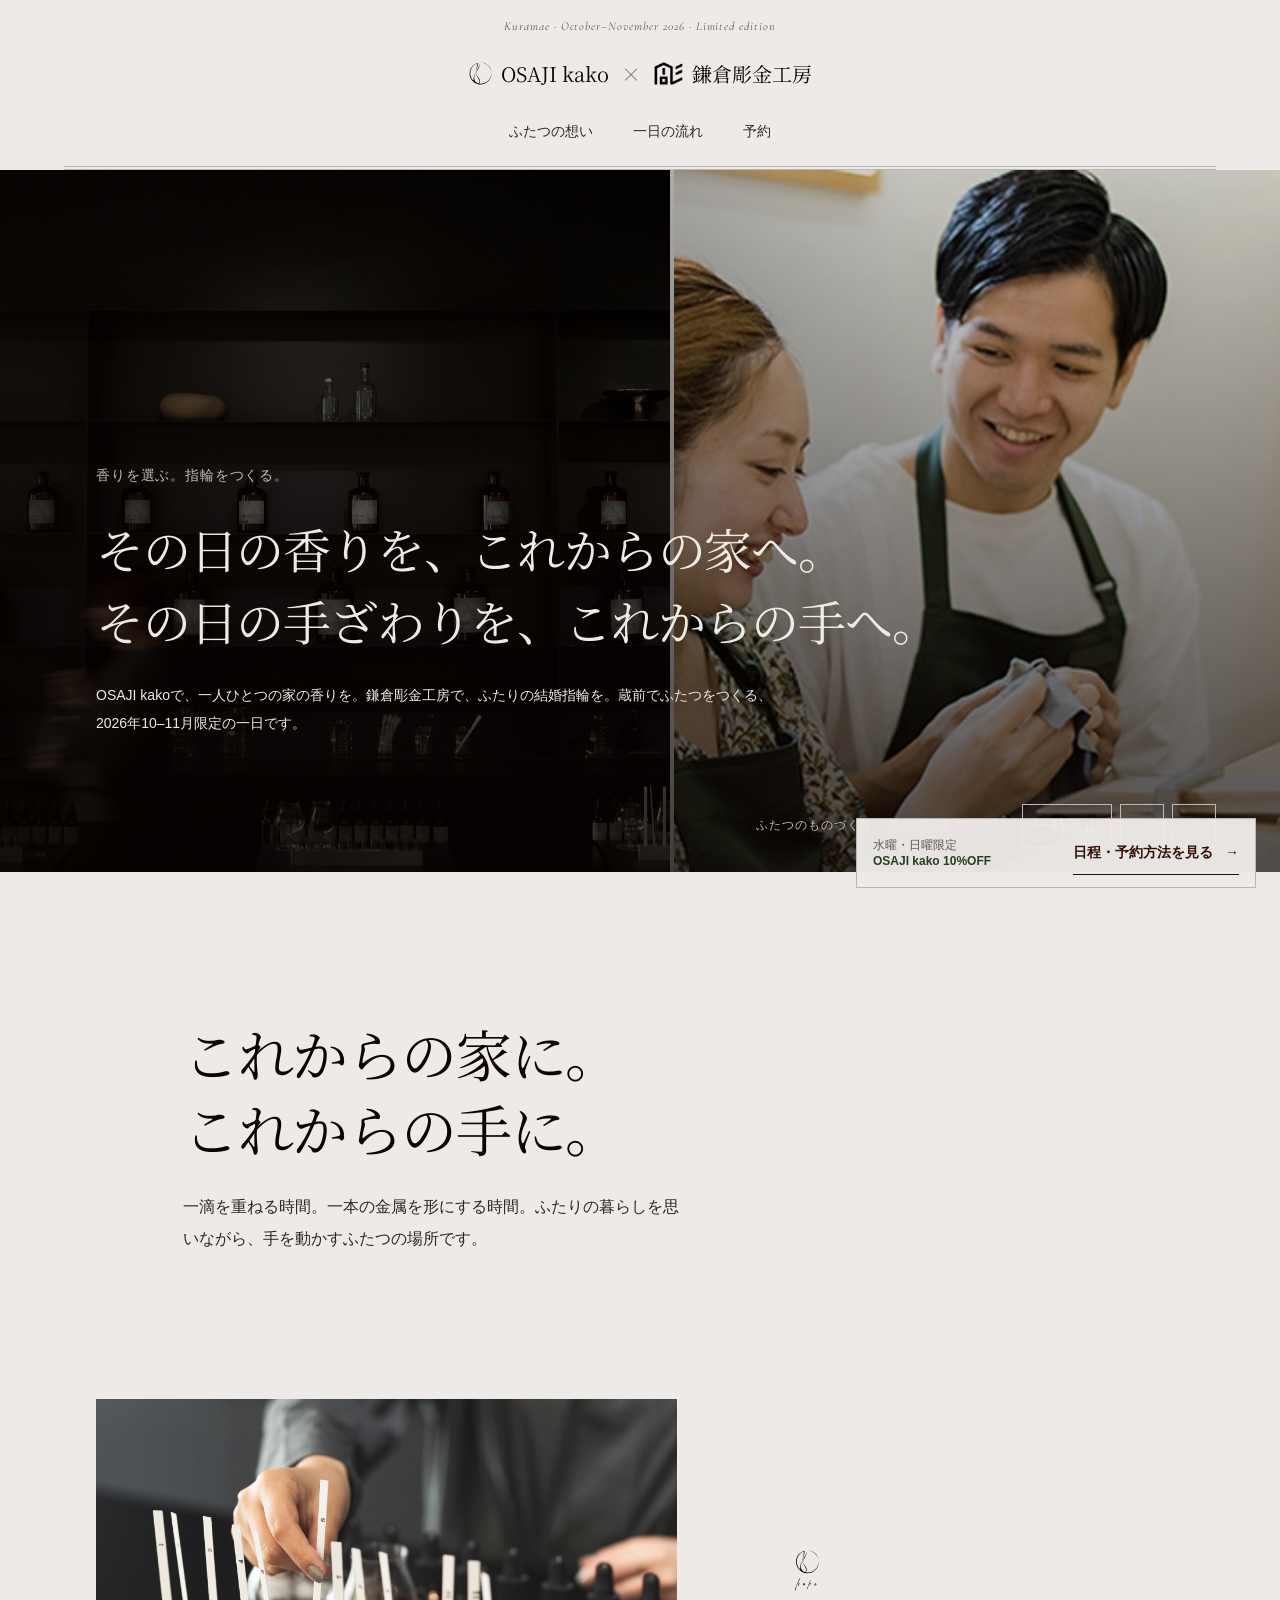
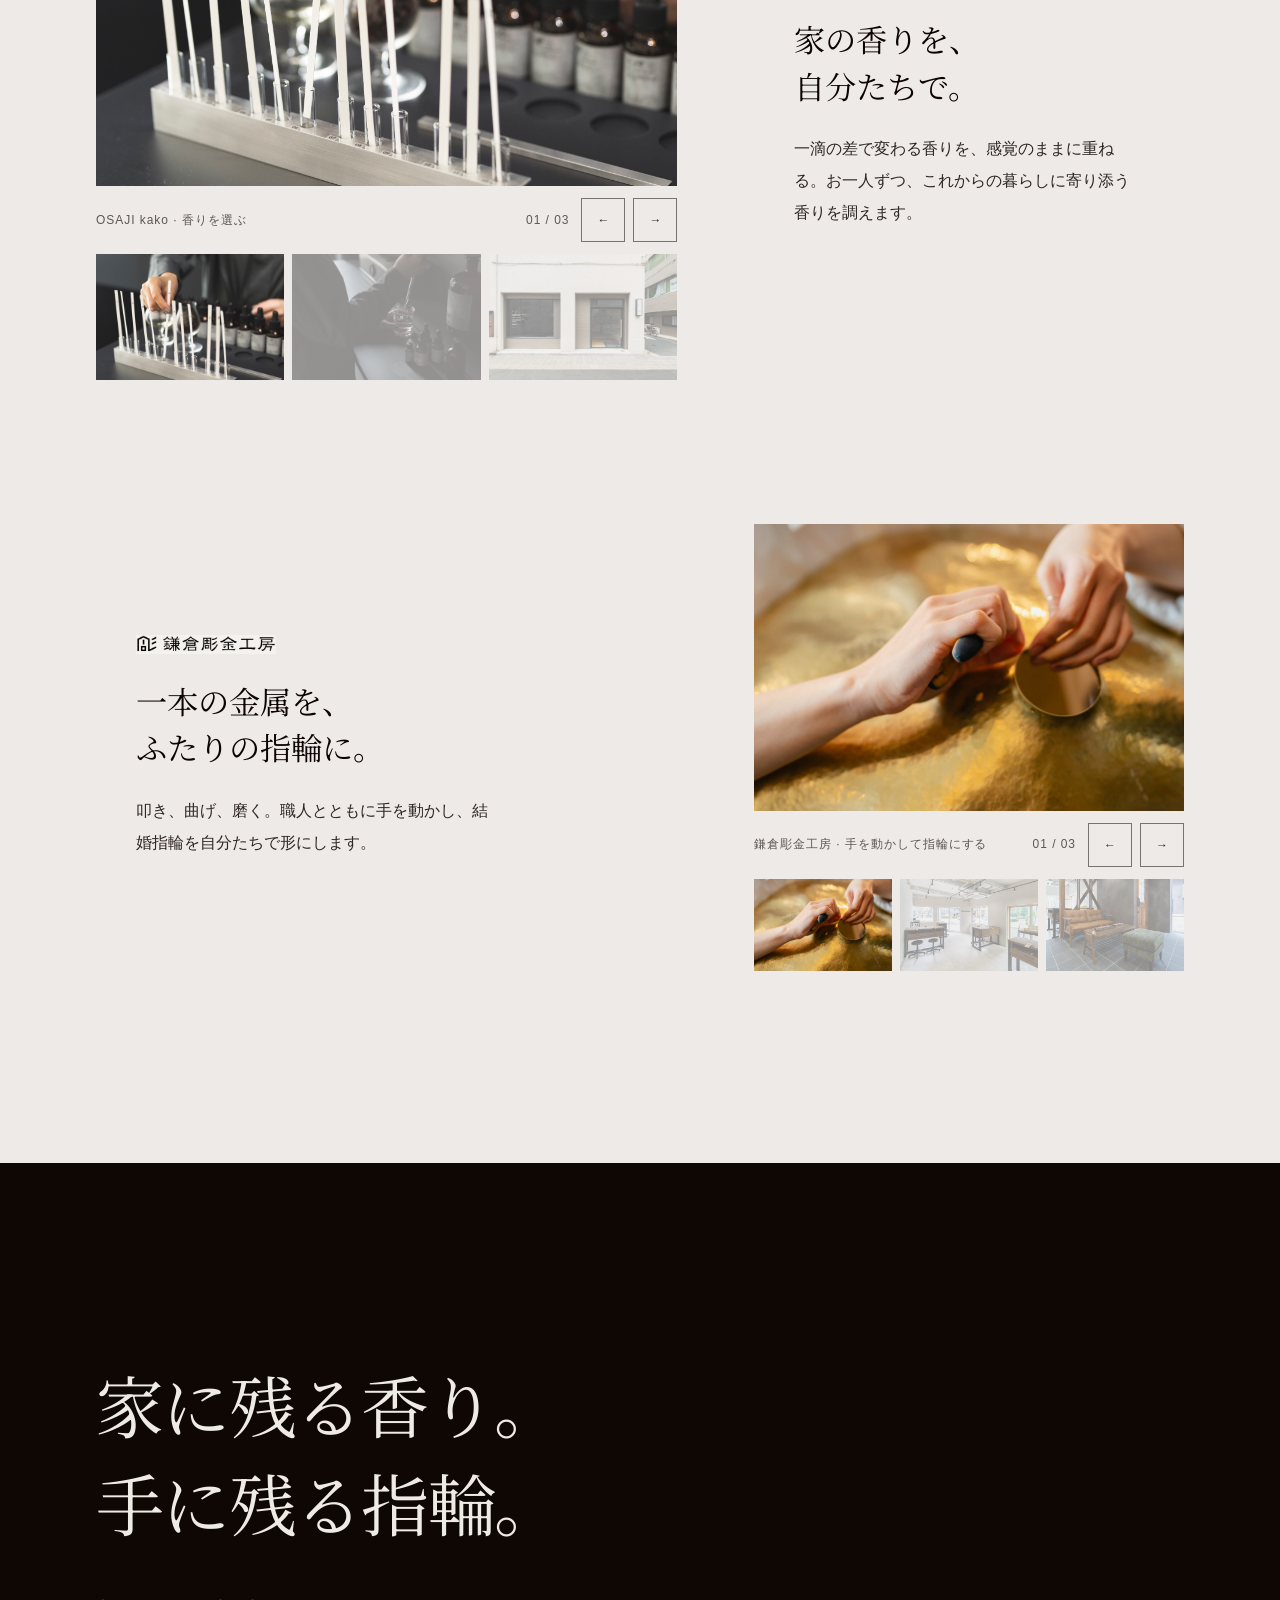
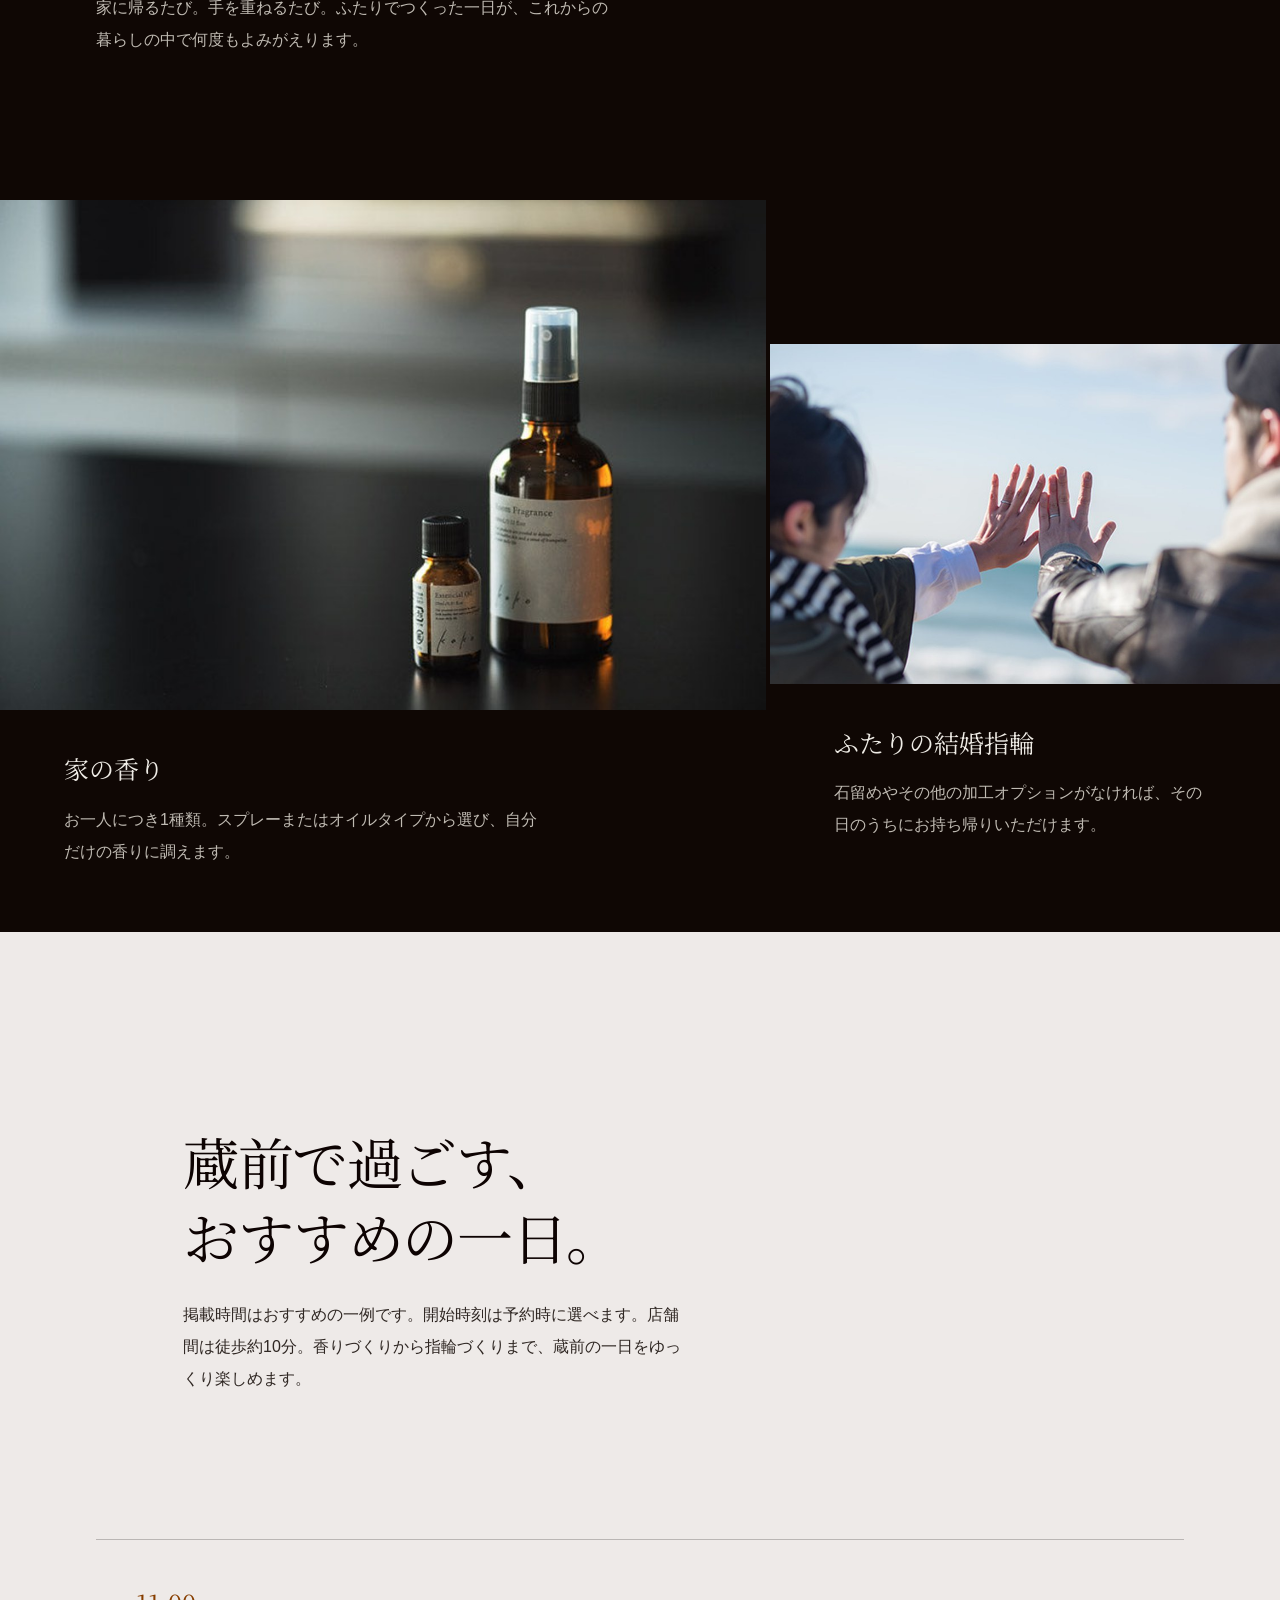
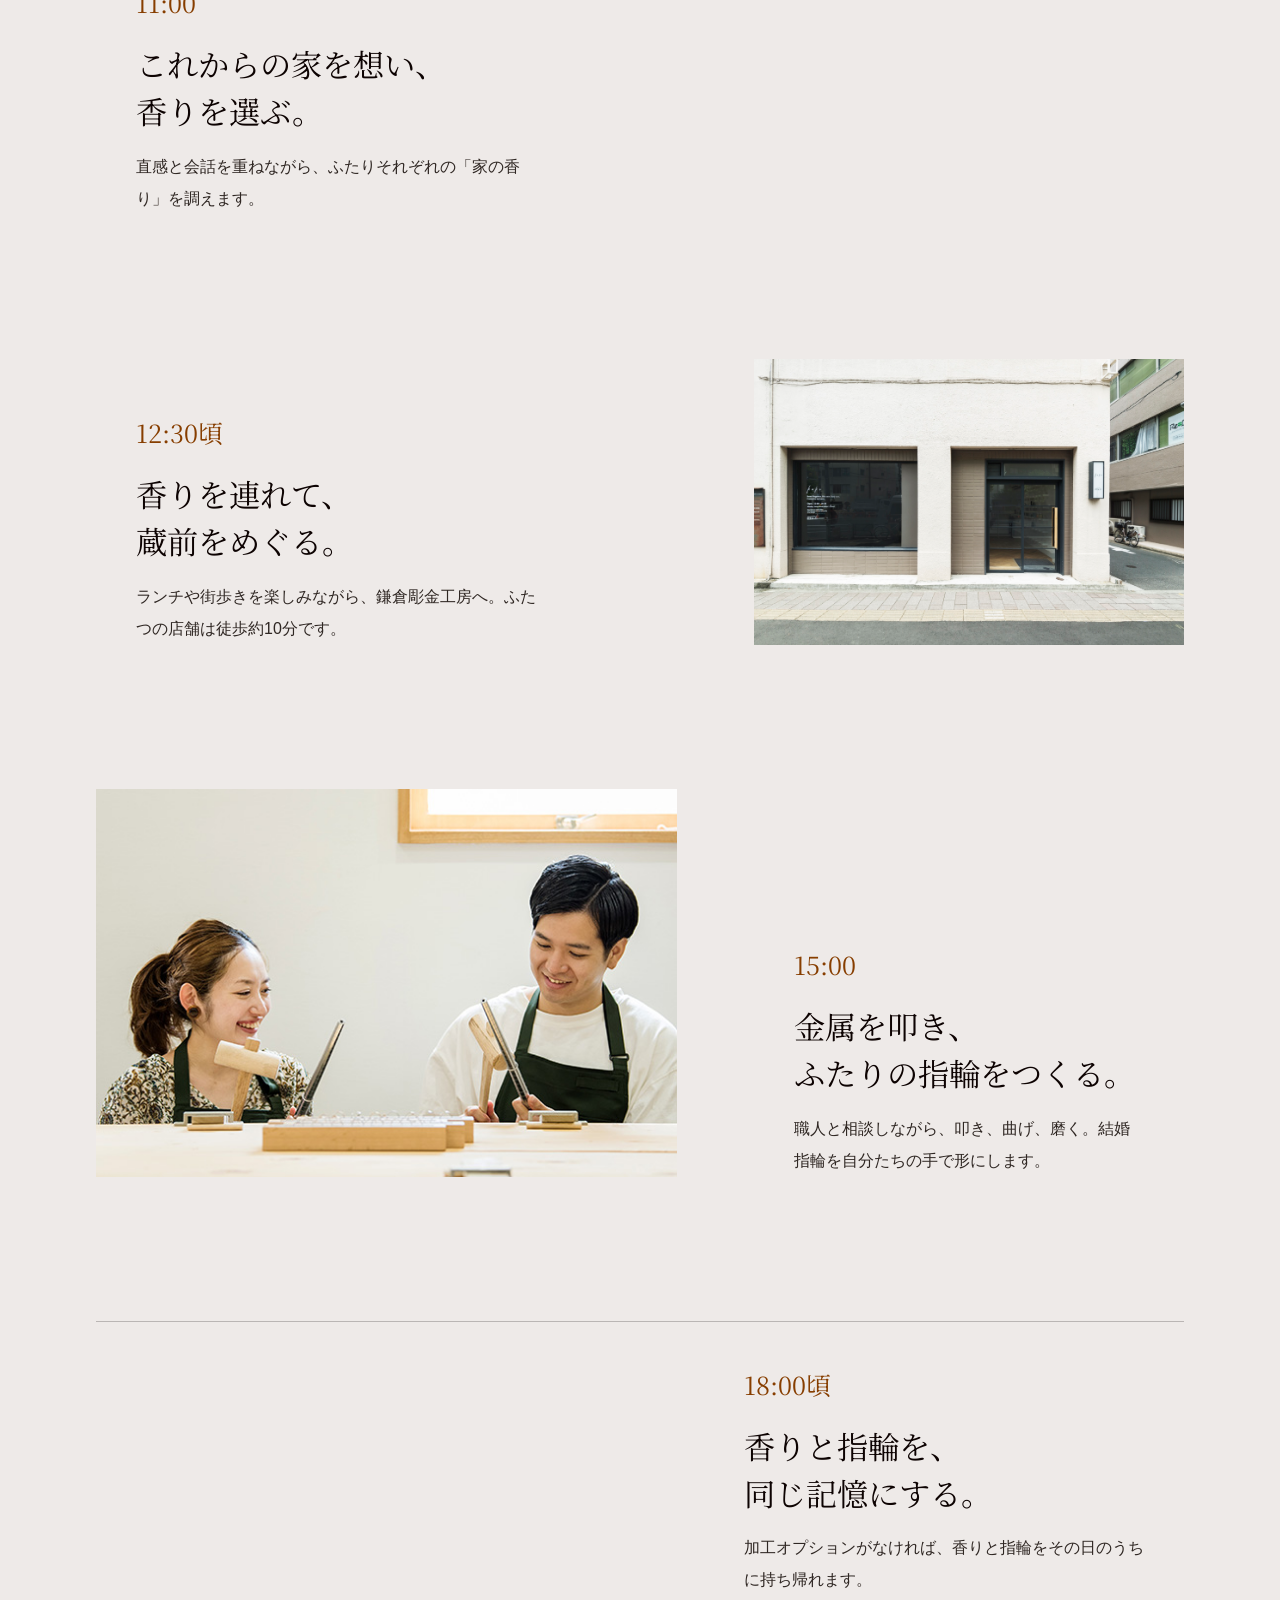
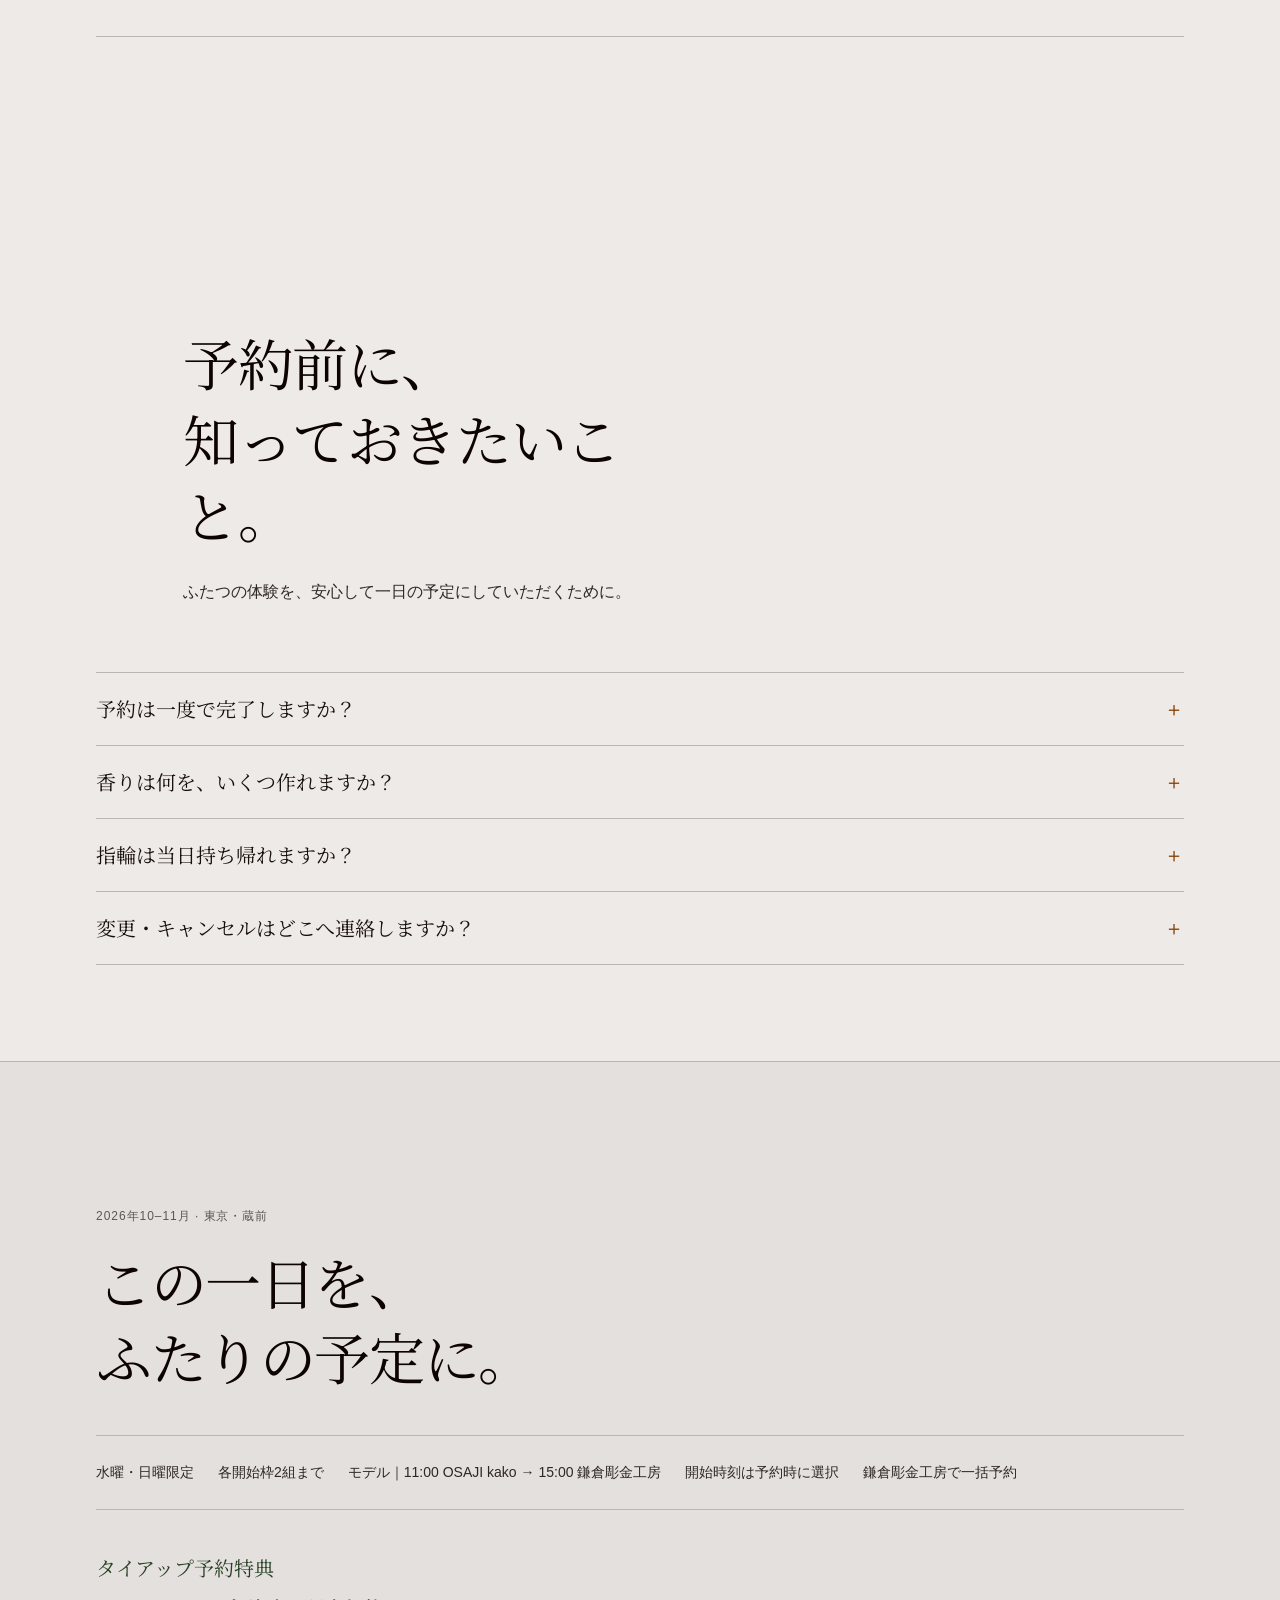
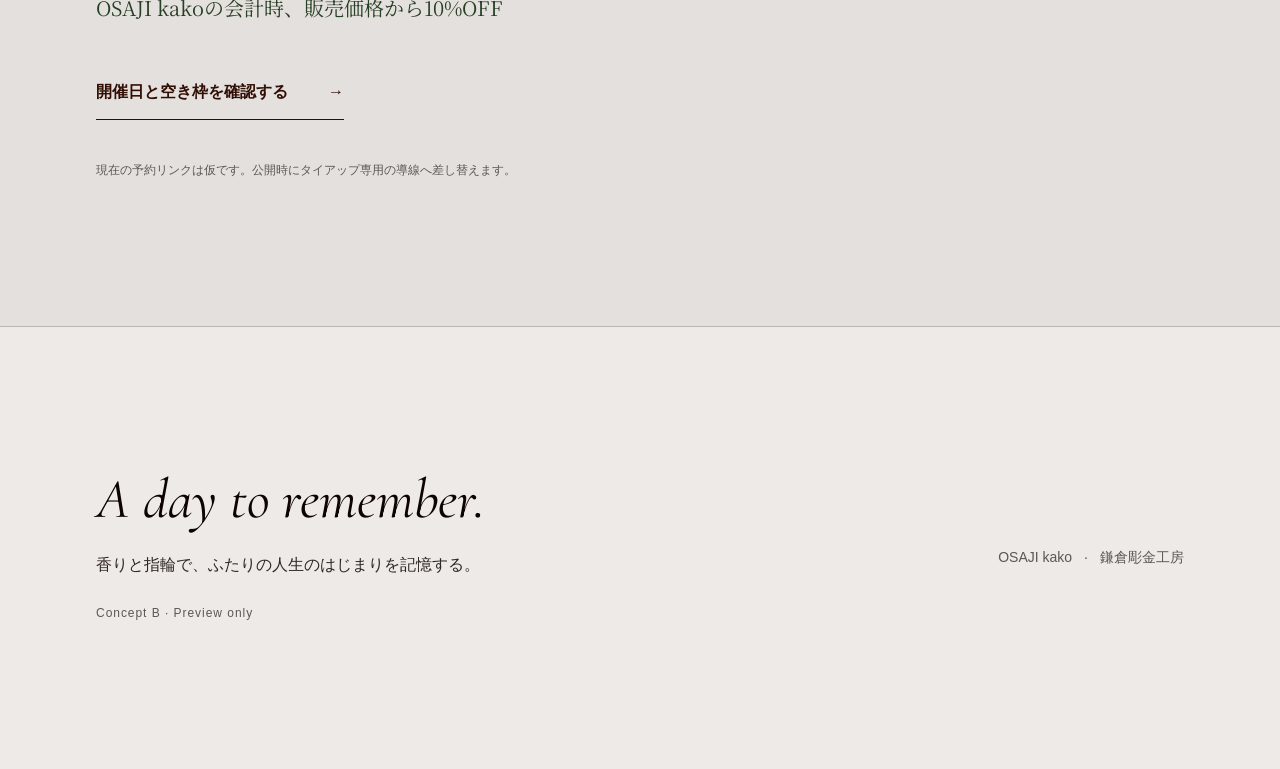
<file: index.html>
<!doctype html>
<html lang="ja" data-theme="atelier">
  <head>
    <meta charset="utf-8" />
    <meta name="viewport" content="width=device-width, initial-scale=1, viewport-fit=cover" />
    <title>記憶をつくる一日｜鎌倉彫金工房 × OSAJI kako</title>
    <meta
      name="description"
      content="OSAJI kakoと鎌倉彫金工房 東京蔵前で、ふたりの人生のはじまりを香りと指輪に残す、蔵前限定の一日。"
    />
    <link rel="icon" href="./assets/wire/kamakura-mark.png" />
    <link rel="preconnect" href="https://osaji.net" />
    <link rel="preconnect" href="https://fonts.googleapis.com" />
    <link rel="preconnect" href="https://fonts.gstatic.com" crossorigin />
    <link
      rel="stylesheet"
      href="https://fonts.googleapis.com/css2?family=Cormorant+Garamond:ital,wght@1,500&amp;family=Noto+Serif+JP:wght@400;500&amp;display=swap"
    />
    <link rel="stylesheet" href="./styles.css?v=20260711-concept-b4" />
    <script src="./script.js?v=20260711-concept-b4" defer></script>
  </head>
  <body>
    <a class="skip-link" href="#main">本文へ移動</a>

    <header class="nav-mast">
      <p class="mast-line">Kuramae · October–November 2026 · Limited edition</p>
      <a class="mast-brand" href="#top" aria-label="ページ上部へ戻る">
        <span class="mast-brand__item">
          <img src="./assets/wire/kako-logo-compact.svg" alt="" width="32" height="32" />
          <span>OSAJI kako</span>
        </span>
        <span class="mast-brand__cross" aria-hidden="true">×</span>
        <span class="mast-brand__item">
          <img class="mast-brand__kamakura" src="./assets/wire/kamakura-mark.png" alt="" width="160" height="125" />
          <span>鎌倉彫金工房</span>
        </span>
      </a>
      <nav class="mast-nav" aria-label="ページ内リンク">
        <a href="#brands">ふたつの想い</a>
        <a href="#day">一日の流れ</a>
        <a href="#booking">予約</a>
      </nav>
      <hr class="mast-rule" aria-hidden="true" />
    </header>

    <main id="main">
      <section
        id="top"
        class="hero carousel"
        aria-labelledby="hero-title"
        aria-roledescription="カルーセル"
        aria-label="香りと指輪の一日"
        data-carousel
        data-autoplay="true"
      >
        <div class="hero__gallery carousel__stage">
          <figure class="hero__slide hero__slide--diptych carousel__slide is-active" data-carousel-slide data-caption="ふたつのものづくり · 香りと指輪">
            <img
              class="hero__image"
              src="./assets/kako-provided/web/kako-shelf.jpg"
              alt="OSAJI kakoの暗い香料棚の前を人が歩く様子"
              width="2000"
              height="1332"
              fetchpriority="high"
            />
            <img
              class="hero__image"
              src="./assets/wire/divider-couple-making.jpg"
              alt="鎌倉彫金工房で結婚指輪づくりに取り組むふたり"
              width="900"
              height="600"
              loading="eager"
              decoding="async"
            />
          </figure>
          <figure class="hero__slide carousel__slide" data-carousel-slide data-caption="OSAJI kako · 一滴ずつ調香">
            <img
              class="hero__image"
              src="./assets/wire/hero-fragrance.jpg"
              alt="スポイトで香りを一滴ずつ調香する手元"
              width="1100"
              height="623"
              loading="eager"
              decoding="async"
            />
          </figure>
          <figure class="hero__slide carousel__slide" data-carousel-slide data-caption="鎌倉彫金工房 · ふたりで指輪づくり">
            <img
              class="hero__image"
              src="./assets/wire/flow-ringmaking.jpg"
              alt="鎌倉彫金工房で向かい合って結婚指輪を制作するふたり"
              width="590"
              height="400"
              loading="eager"
              decoding="async"
            />
          </figure>
          <figure class="hero__slide carousel__slide" data-carousel-slide data-caption="鎌倉彫金工房 · 完成した指輪">
            <img
              class="hero__image"
              src="./assets/wire/final-ring.jpg"
              alt="花を敷き詰めた木箱に収められた完成した指輪"
              width="1000"
              height="667"
              loading="eager"
              decoding="async"
            />
          </figure>
          <div class="hero__media-meta">
            <p class="hero__caption"><span data-carousel-caption>ふたつのものづくり · 香りと指輪</span><span class="carousel__counter"><span data-carousel-index>01</span> / 04</span></p>
            <div class="carousel__controls" aria-label="FV写真の操作">
              <button class="carousel__button carousel__button--pause" type="button" data-carousel-toggle aria-pressed="false">一時停止</button>
              <button class="carousel__button" type="button" data-carousel-prev aria-label="前の写真">←</button>
              <button class="carousel__button" type="button" data-carousel-next aria-label="次の写真">→</button>
            </div>
          </div>
        </div>
        <div class="hero__shade" aria-hidden="true"></div>
        <div class="hero__copy">
          <p class="hero__eyebrow">香りを選ぶ。指輪をつくる。</p>
          <h1 id="hero-title">
            <span>その日の香りを、<br class="mobile-break" />これからの家へ。</span>
            <span>その日の手ざわりを、<br class="mobile-break" />これからの手へ。</span>
          </h1>
          <p class="hero__context">OSAJI kakoで、一人ひとつの家の香りを。鎌倉彫金工房で、ふたりの結婚指輪を。蔵前でふたつをつくる、<span class="no-wrap">2026年10–11月限定</span>の一日です。</p>
        </div>
      </section>

      <section id="brands" class="brands section-shell" aria-labelledby="brands-title">
        <header class="brands__intro">
          <h2 id="brands-title">これからの家に。<br />これからの手に。</h2>
          <p>一滴を重ねる時間。一本の金属を形にする時間。ふたりの暮らしを思いながら、手を動かすふたつの場所です。</p>
        </header>

        <article class="brand-story brand-story--kako">
          <figure class="brand-gallery carousel" aria-roledescription="カルーセル" aria-label="OSAJI kakoの写真" data-carousel>
            <div class="brand-gallery__stage carousel__stage">
              <div class="brand-gallery__slide carousel__slide is-active" data-carousel-slide data-caption="香りを選ぶ">
                <img src="./assets/kako-provided/web/kako-scent-selection.jpg" alt="試香紙で香りを選ぶOSAJI kakoの調香体験" width="2000" height="1333" loading="lazy" decoding="async" />
              </div>
              <div class="brand-gallery__slide carousel__slide" data-carousel-slide data-caption="一滴ずつ調える">
                <img src="./assets/kako-provided/web/kako-blending.jpg" alt="ビーカーに香りを一滴ずつ調合する手元" width="2000" height="1333" loading="lazy" decoding="async" />
              </div>
              <div class="brand-gallery__slide carousel__slide" data-carousel-slide data-caption="蔵前の店を訪れる">
                <img src="./assets/kako-provided/web/kako-kuramae-exterior.jpg" alt="OSAJI kako 蔵前店の外観" width="2000" height="1333" loading="lazy" decoding="async" />
              </div>
            </div>
            <figcaption class="brand-gallery__meta">
              <span>OSAJI kako · <span data-carousel-caption>香りを選ぶ</span></span>
              <span class="carousel__counter"><span data-carousel-index>01</span> / 03</span>
              <span class="carousel__controls">
                <button class="carousel__button" type="button" data-carousel-prev aria-label="OSAJI kakoの前の写真">←</button>
                <button class="carousel__button" type="button" data-carousel-next aria-label="OSAJI kakoの次の写真">→</button>
              </span>
            </figcaption>
            <div class="brand-gallery__thumbs" aria-label="OSAJI kakoの写真を選ぶ">
              <button class="brand-gallery__thumb is-active" type="button" data-carousel-goto="0" aria-label="香りを選ぶ写真" aria-current="true"><img src="./assets/kako-provided/web/kako-scent-selection.jpg" alt="" width="2000" height="1333" loading="lazy" /></button>
              <button class="brand-gallery__thumb" type="button" data-carousel-goto="1" aria-label="香りを調える写真"><img src="./assets/kako-provided/web/kako-blending.jpg" alt="" width="2000" height="1333" loading="lazy" /></button>
              <button class="brand-gallery__thumb" type="button" data-carousel-goto="2" aria-label="蔵前店外観の写真"><img src="./assets/kako-provided/web/kako-kuramae-exterior.jpg" alt="" width="2000" height="1333" loading="lazy" /></button>
            </div>
          </figure>
          <div class="brand-story__copy">
            <img class="brand-story__logo brand-story__logo--kako" src="./assets/wire/kako-logo.svg" alt="OSAJI kako" width="140" height="61" loading="lazy" />
            <h3>家の香りを、<br />自分たちで。</h3>
            <p>一滴の差で変わる香りを、感覚のままに重ねる。お一人ずつ、これからの暮らしに寄り添う香りを調えます。</p>
          </div>
        </article>

        <article class="brand-story brand-story--kamakura">
          <figure class="brand-gallery carousel" aria-roledescription="カルーセル" aria-label="鎌倉彫金工房の写真" data-carousel>
            <div class="brand-gallery__stage carousel__stage">
              <div class="brand-gallery__slide carousel__slide is-active" data-carousel-slide data-caption="手を動かして指輪にする">
                <img class="brand-gallery__portrait" src="./assets/wire/hero-kamakura-bg.jpg" alt="鎌倉彫金工房で指輪を制作する手元" width="900" height="1350" loading="lazy" decoding="async" />
              </div>
              <div class="brand-gallery__slide carousel__slide" data-carousel-slide data-caption="光が入る作業フロア">
                <img src="./assets/wire/brand-kamakura.jpg" alt="自然光が入る鎌倉彫金工房 東京蔵前の作業フロア" width="1000" height="667" loading="lazy" decoding="async" />
              </div>
              <div class="brand-gallery__slide carousel__slide" data-carousel-slide data-caption="木と緑の受付">
                <img src="./assets/wire/brand-kamakura-kuramae.jpg" alt="緑と木の色に包まれた鎌倉彫金工房 東京蔵前の店内" width="1000" height="667" loading="lazy" decoding="async" />
              </div>
            </div>
            <figcaption class="brand-gallery__meta">
              <span>鎌倉彫金工房 · <span data-carousel-caption>手を動かして指輪にする</span></span>
              <span class="carousel__counter"><span data-carousel-index>01</span> / 03</span>
              <span class="carousel__controls">
                <button class="carousel__button" type="button" data-carousel-prev aria-label="鎌倉彫金工房の前の写真">←</button>
                <button class="carousel__button" type="button" data-carousel-next aria-label="鎌倉彫金工房の次の写真">→</button>
              </span>
            </figcaption>
            <div class="brand-gallery__thumbs" aria-label="鎌倉彫金工房の写真を選ぶ">
              <button class="brand-gallery__thumb is-active" type="button" data-carousel-goto="0" aria-label="指輪制作の写真" aria-current="true"><img class="brand-gallery__portrait" src="./assets/wire/hero-kamakura-bg.jpg" alt="" width="900" height="1350" loading="lazy" /></button>
              <button class="brand-gallery__thumb" type="button" data-carousel-goto="1" aria-label="作業フロアの写真"><img src="./assets/wire/brand-kamakura.jpg" alt="" width="1000" height="667" loading="lazy" /></button>
              <button class="brand-gallery__thumb" type="button" data-carousel-goto="2" aria-label="受付の写真"><img src="./assets/wire/brand-kamakura-kuramae.jpg" alt="" width="1000" height="667" loading="lazy" /></button>
            </div>
          </figure>
          <div class="brand-story__copy">
            <img class="brand-story__logo brand-story__logo--kamakura" src="./assets/wire/kamakura-logo.png" alt="鎌倉彫金工房" width="575" height="240" loading="lazy" />
            <h3>一本の金属を、<br />ふたりの指輪に。</h3>
            <p>叩き、曲げ、磨く。職人とともに手を動かし、結婚指輪を自分たちで形にします。</p>
          </div>
        </article>
      </section>

      <section id="memory" class="memory" aria-labelledby="memory-title">
        <div class="memory__words section-shell">
          <h2 id="memory-title">
            <span>家に残る香り。</span>
            <span>手に残る指輪。</span>
          </h2>
          <p>家に帰るたび。手を重ねるたび。ふたりでつくった一日が、これからの暮らしの中で何度もよみがえります。</p>
        </div>
        <div class="memory__diptych">
          <figure class="memory__outcome">
            <img
              src="./assets/wire/divider-kako-bottle.jpg"
              alt="OSAJI kakoで作るホームフレグランスのボトル"
              width="900"
              height="600"
              loading="lazy"
              decoding="async"
            />
            <figcaption>
              <h3>家の香り</h3>
              <p>お一人につき1種類。スプレーまたはオイルタイプから選び、自分だけの香りに調えます。</p>
            </figcaption>
          </figure>
          <figure class="memory__outcome">
            <img
              src="./assets/wire/divider-kamakura-hands.jpg"
              alt="完成した結婚指輪を身につけて手を合わせるふたり"
              width="900"
              height="600"
              loading="lazy"
              decoding="async"
            />
            <figcaption>
              <h3>ふたりの結婚指輪</h3>
              <p>石留めやその他の加工オプションがなければ、その日のうちにお持ち帰りいただけます。</p>
            </figcaption>
          </figure>
        </div>
      </section>

      <section id="day" class="day section-shell" aria-labelledby="day-title">
        <header class="day__intro">
          <h2 id="day-title">蔵前で過ごす、<br />おすすめの一日。</h2>
          <p>掲載時間はおすすめの一例です。開始時刻は予約時に選べます。店舗間は徒歩約10分。香りづくりから指輪づくりまで、蔵前の一日をゆっくり楽しめます。</p>
        </header>

        <ol class="day-steps">
          <li class="day-step day-step--text">
            <div class="day-step__copy">
              <time datetime="11:00">11:00</time>
              <h3>これからの家を想い、<br />香りを選ぶ。</h3>
              <p>直感と会話を重ねながら、ふたりそれぞれの「家の香り」を調えます。</p>
            </div>
          </li>

          <li class="day-step day-step--reverse">
            <div class="day-step__copy">
              <time datetime="12:30">12:30頃</time>
              <h3>香りを連れて、<br />蔵前をめぐる。</h3>
              <p>ランチや街歩きを楽しみながら、鎌倉彫金工房へ。ふたつの店舗は徒歩約10分です。</p>
            </div>
            <figure>
              <img
                src="./assets/kako-provided/web/kako-kuramae-exterior.jpg"
                alt="OSAJI kako 蔵前店の外観"
                width="2000"
                height="1333"
                loading="lazy"
                decoding="async"
              />
            </figure>
          </li>

          <li class="day-step">
            <div class="day-step__copy">
              <time datetime="15:00">15:00</time>
              <h3>金属を叩き、<br />ふたりの指輪をつくる。</h3>
              <p>職人と相談しながら、叩き、曲げ、磨く。結婚指輪を自分たちの手で形にします。</p>
            </div>
            <figure>
              <img
                src="./assets/wire/flow-ringmaking.jpg"
                alt="鎌倉彫金工房で結婚指輪づくりを進めるふたり"
                width="590"
                height="400"
                loading="lazy"
                decoding="async"
              />
            </figure>
          </li>

          <li class="day-step day-step--text day-step--closing">
            <div class="day-step__copy">
              <time datetime="18:00">18:00頃</time>
              <h3>香りと指輪を、<br />同じ記憶にする。</h3>
              <p>加工オプションがなければ、香りと指輪をその日のうちに持ち帰れます。</p>
            </div>
          </li>
        </ol>
      </section>

      <section id="faq" class="faq section-shell" aria-labelledby="faq-title">
        <header class="faq__intro">
          <h2 id="faq-title">予約前に、<br />知っておきたいこと。</h2>
          <p>ふたつの体験を、安心して一日の予定にしていただくために。</p>
        </header>
        <div class="faq__list">
          <details>
            <summary>予約は一度で完了しますか？</summary>
            <p>鎌倉彫金工房の予約ページから、両店舗の体験をまとめてお申し込みいただけます。</p>
          </details>
          <details>
            <summary>香りは何を、いくつ作れますか？</summary>
            <p>お一人につき1種類。スプレーまたはオイルタイプからお選びいただけます。</p>
          </details>
          <details>
            <summary>指輪は当日持ち帰れますか？</summary>
            <p>石留めやその他の加工オプションがなければ、当日お持ち帰りいただけます。追加加工を希望される場合は後日のお渡しです。</p>
          </details>
          <details>
            <summary>変更・キャンセルはどこへ連絡しますか？</summary>
            <p>各店舗へのご連絡を予定しています。窓口と手順は現在調整中のため、確定後に専用予約ページでご案内します。</p>
          </details>
        </div>
      </section>

      <section id="booking" class="booking" aria-labelledby="booking-title">
        <div class="booking__inner section-shell">
          <div>
            <p class="booking__date">2026年10–11月 · 東京・蔵前</p>
            <h2 id="booking-title">この一日を、<br />ふたりの予定に。</h2>
          </div>
          <div class="booking__details">
            <p>水曜・日曜限定</p>
            <p>各開始枠2組まで</p>
            <p>モデル｜11:00 OSAJI kako → 15:00 鎌倉彫金工房</p>
            <p>開始時刻は予約時に選択</p>
            <p>鎌倉彫金工房で一括予約</p>
          </div>
          <p class="booking__benefit"><span>タイアップ予約特典</span><span>OSAJI kakoの会計時、販売価格から10%OFF</span></p>
          <a class="cta-link" href="https://kamakura-chokin.com/course/marriage">開催日と空き枠を確認する <span aria-hidden="true">→</span></a>
          <p class="booking__note">現在の予約リンクは仮です。公開時にタイアップ専用の導線へ差し替えます。</p>
        </div>
      </section>
    </main>

    <footer class="foot-mast section-shell">
      <p class="foot-mast__wordmark">A day to remember.</p>
      <p class="foot-mast__tagline">香りと指輪で、ふたりの人生のはじまりを記憶する。</p>
      <p class="foot-mast__links">
        <a href="https://osaji.net/pages/kako">OSAJI kako</a>
        <span aria-hidden="true">·</span>
        <a href="https://kamakura-chokin.com/">鎌倉彫金工房</a>
      </p>
      <small>Concept B · Preview only</small>
    </footer>

    <aside class="sticky-cta" aria-label="予約導線">
      <p><span>水曜・日曜限定</span><strong>OSAJI kako 10%OFF</strong></p>
      <a class="cta-link cta-link--compact" href="#booking">日程・予約方法を見る <span aria-hidden="true">→</span></a>
    </aside>
  </body>
</html>
</file>
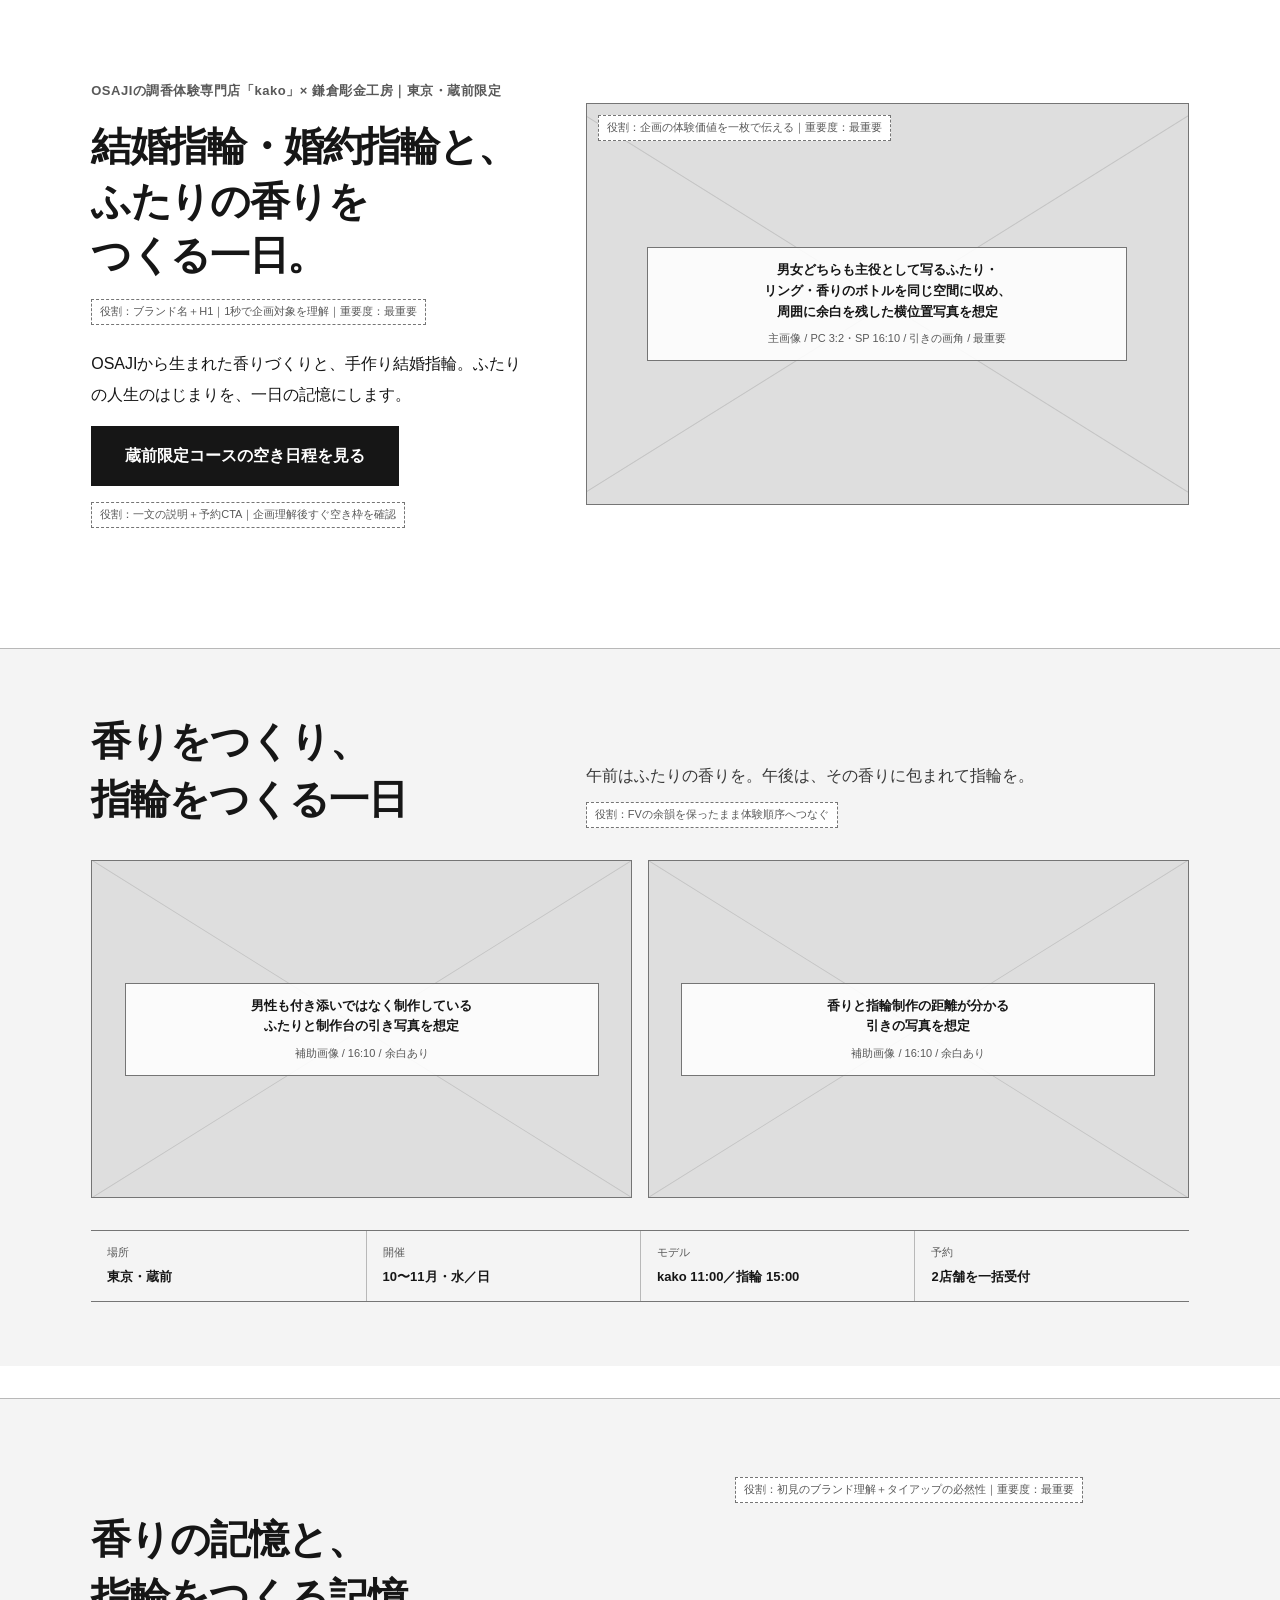
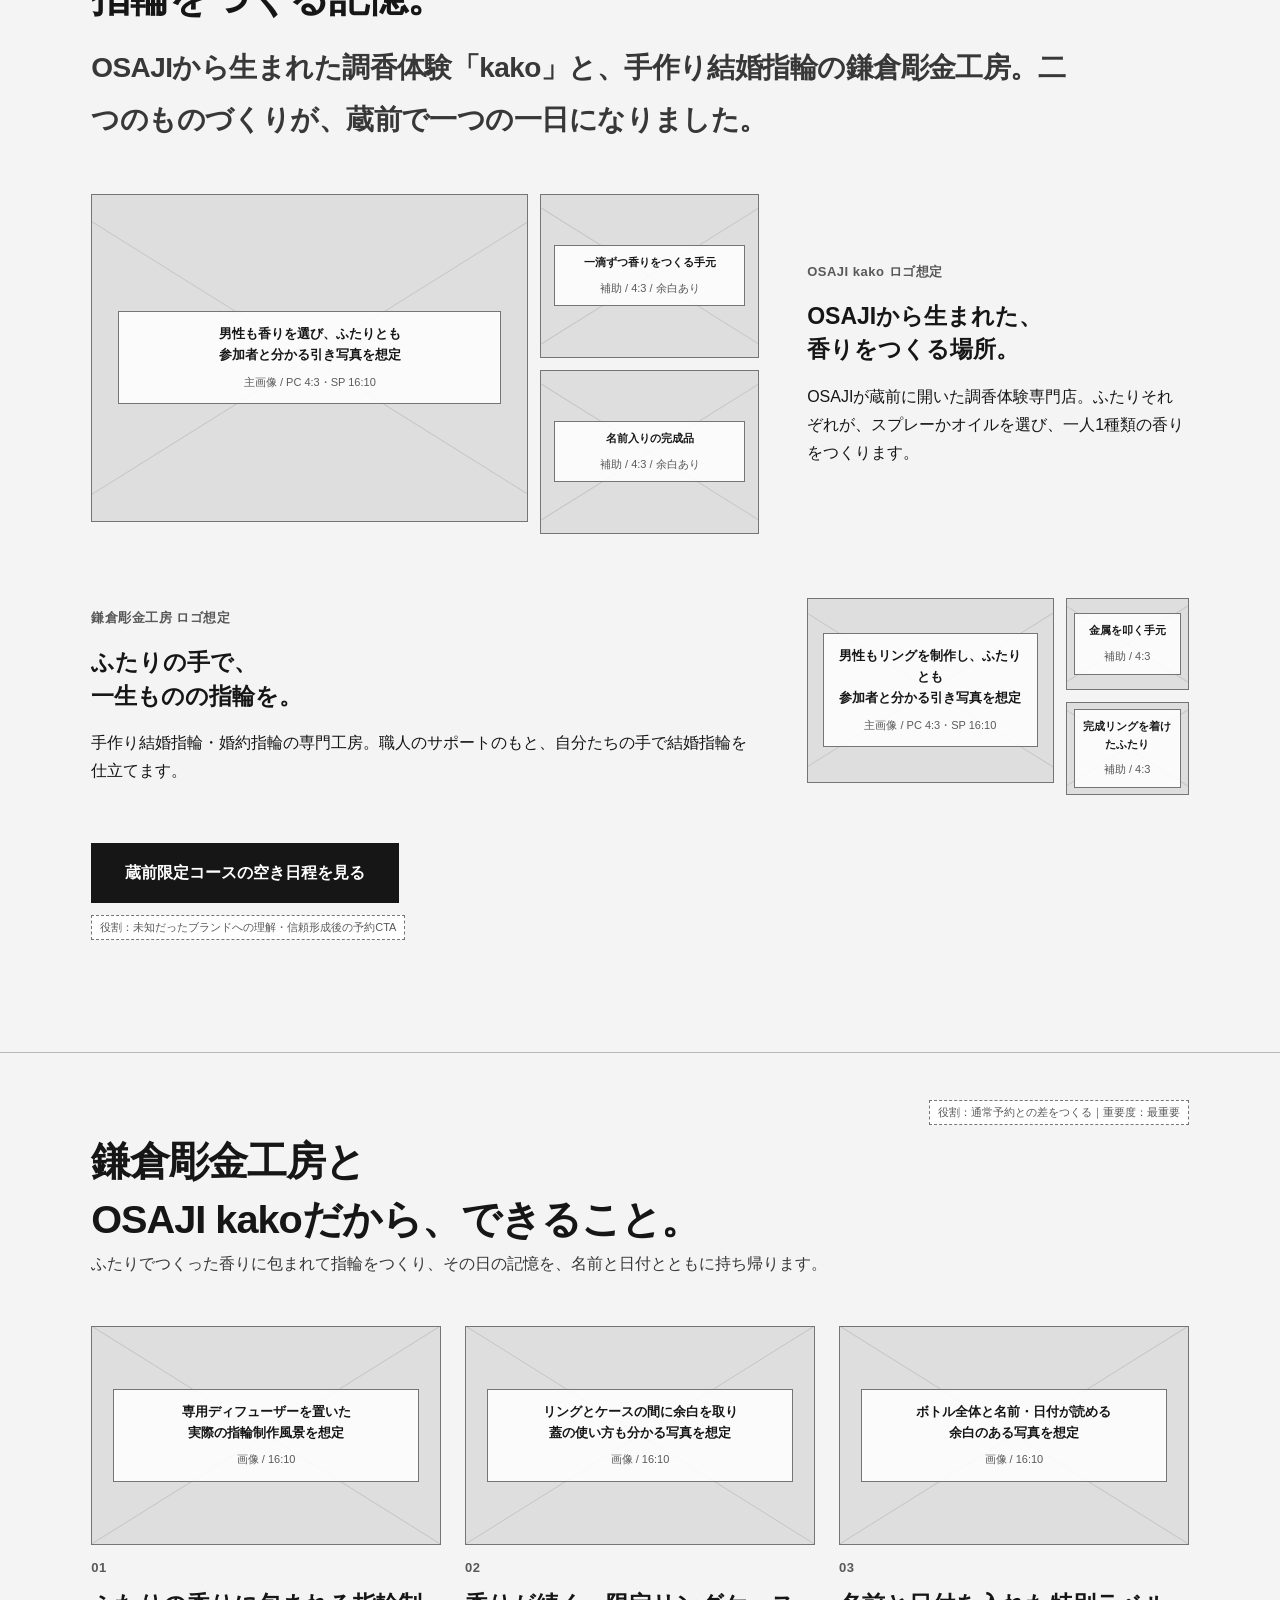
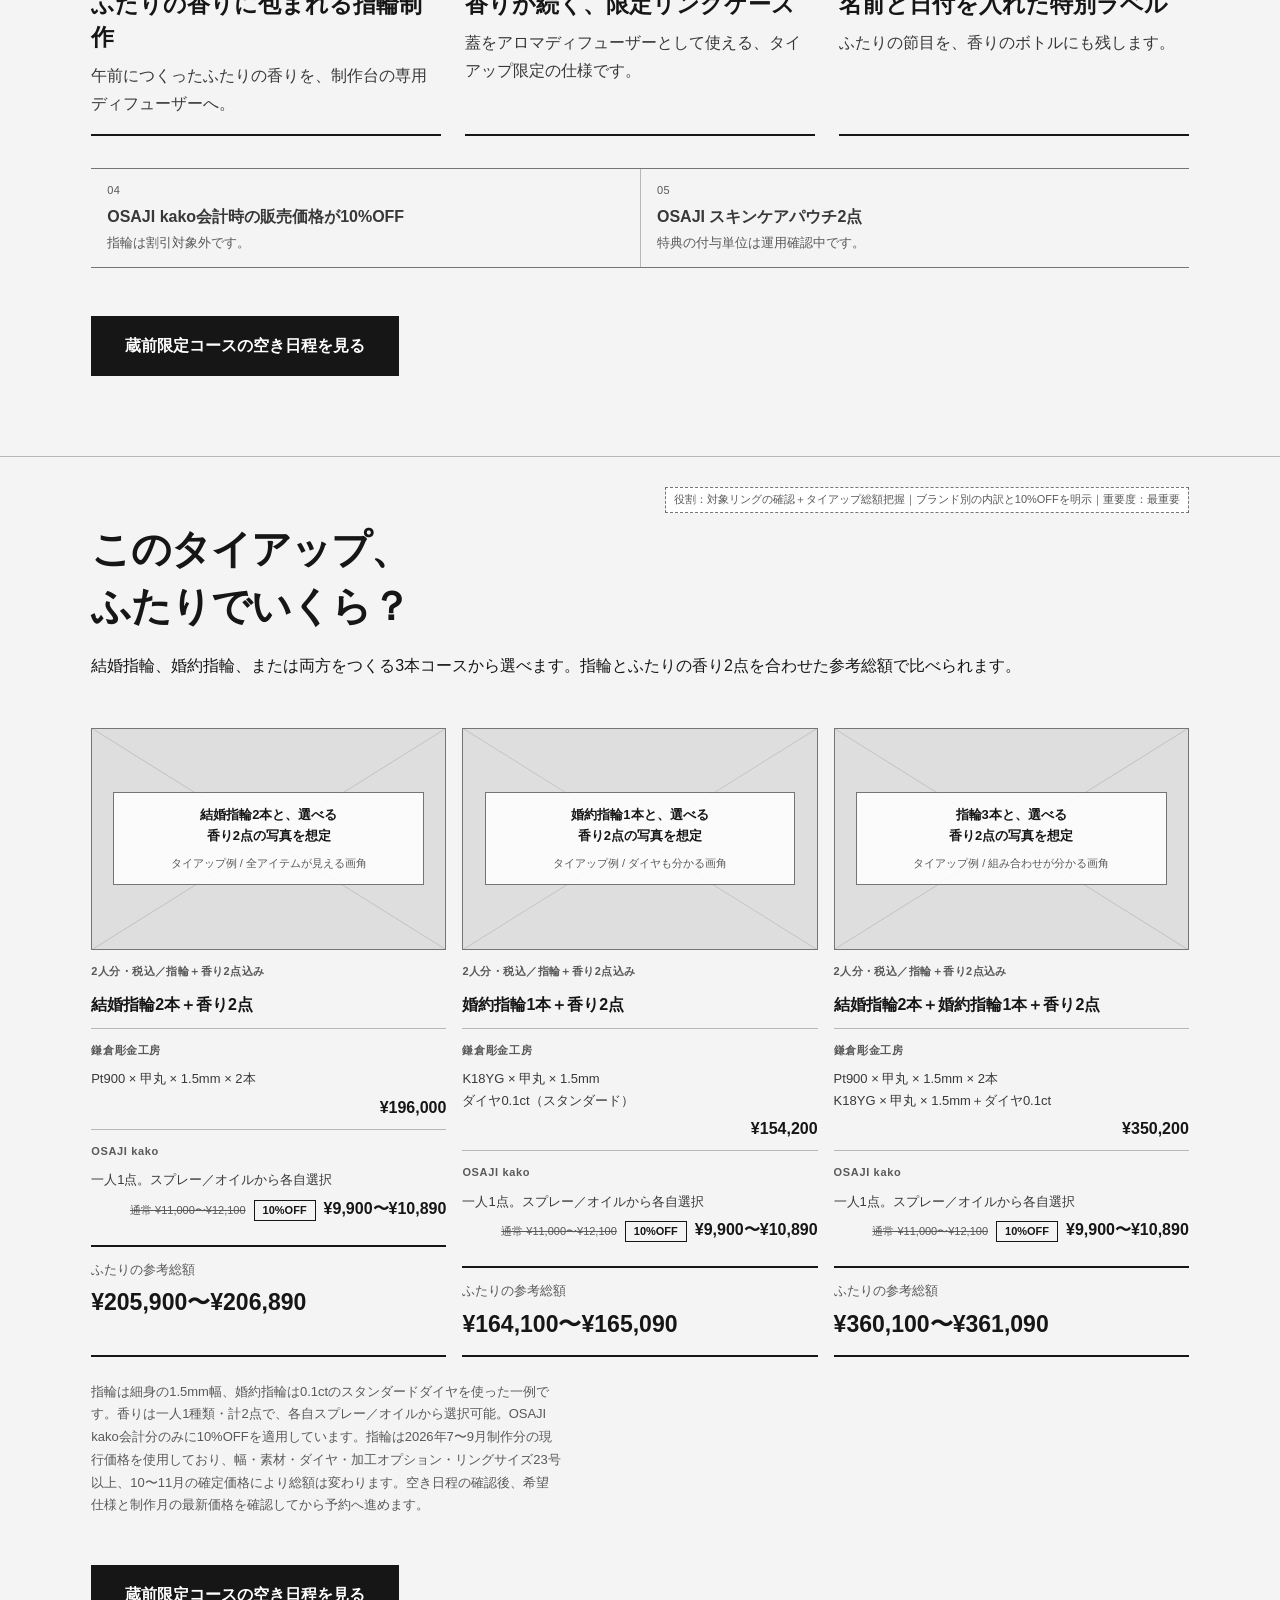
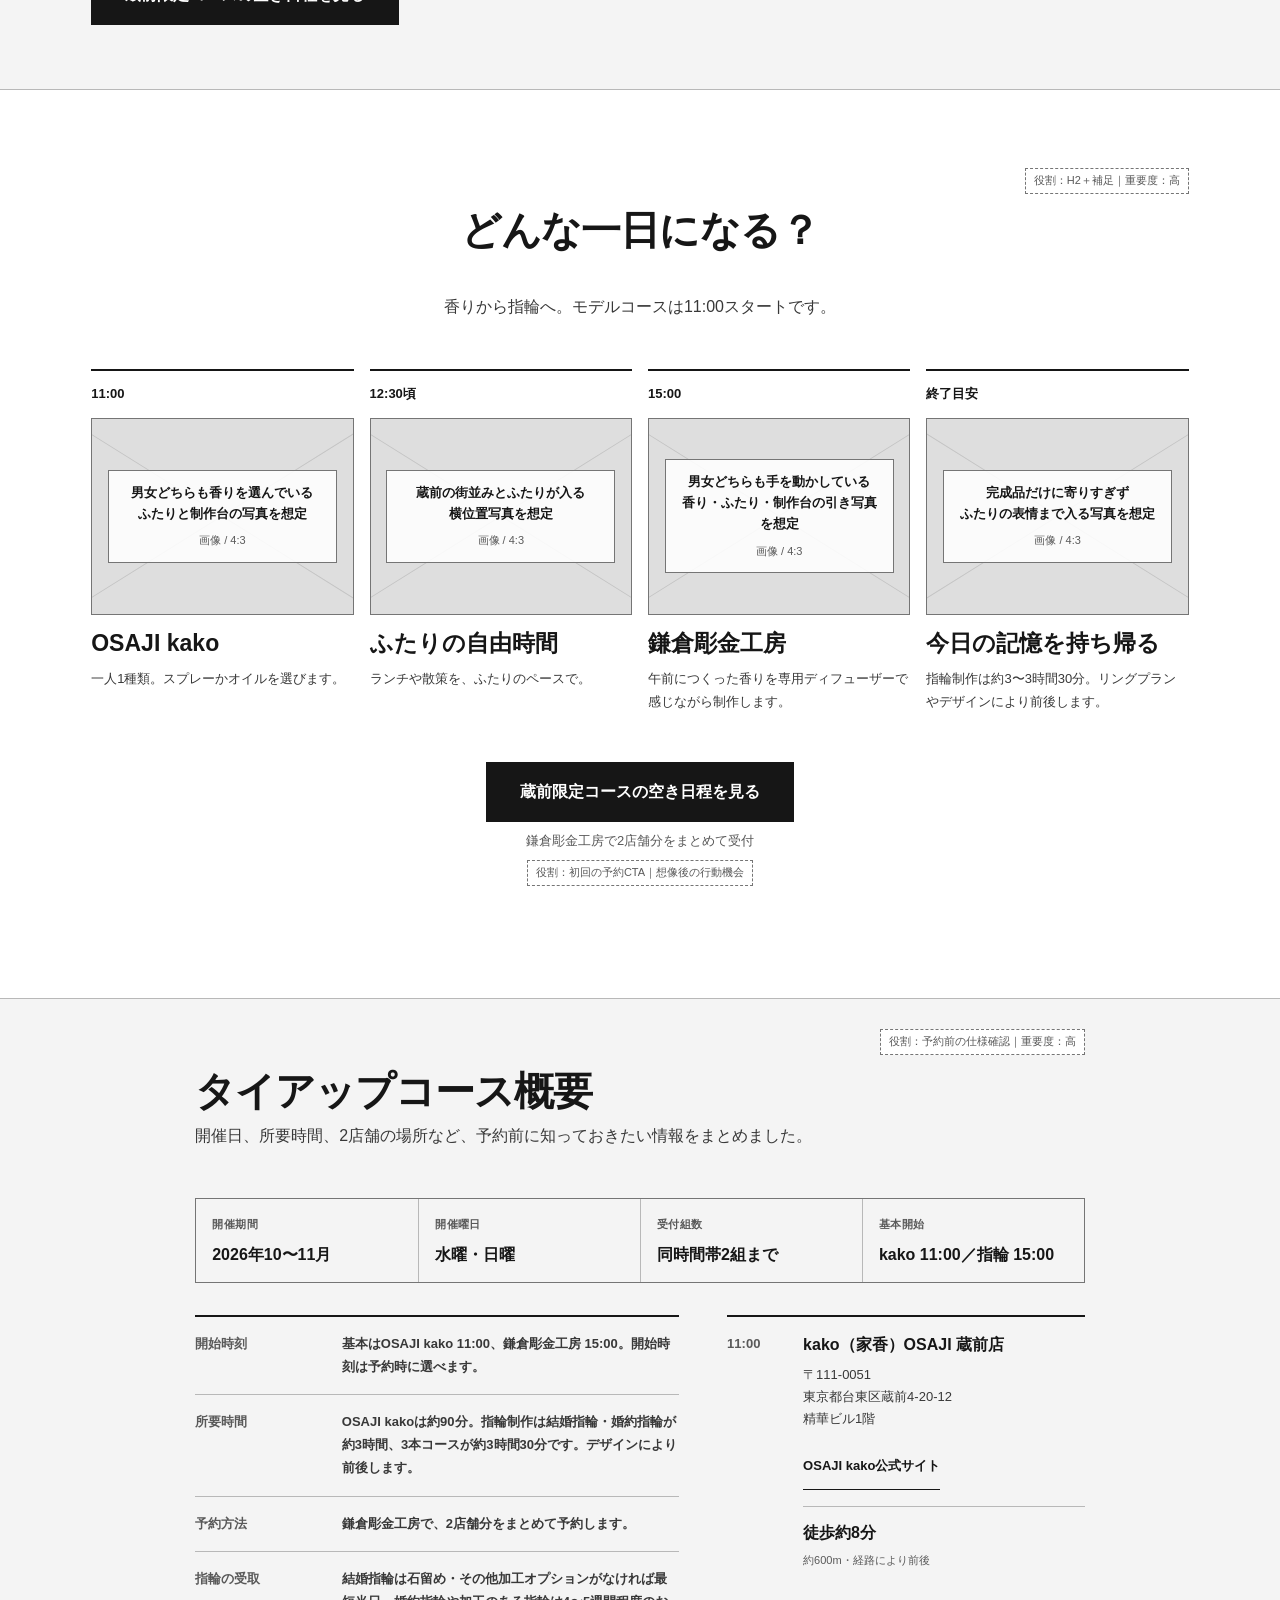
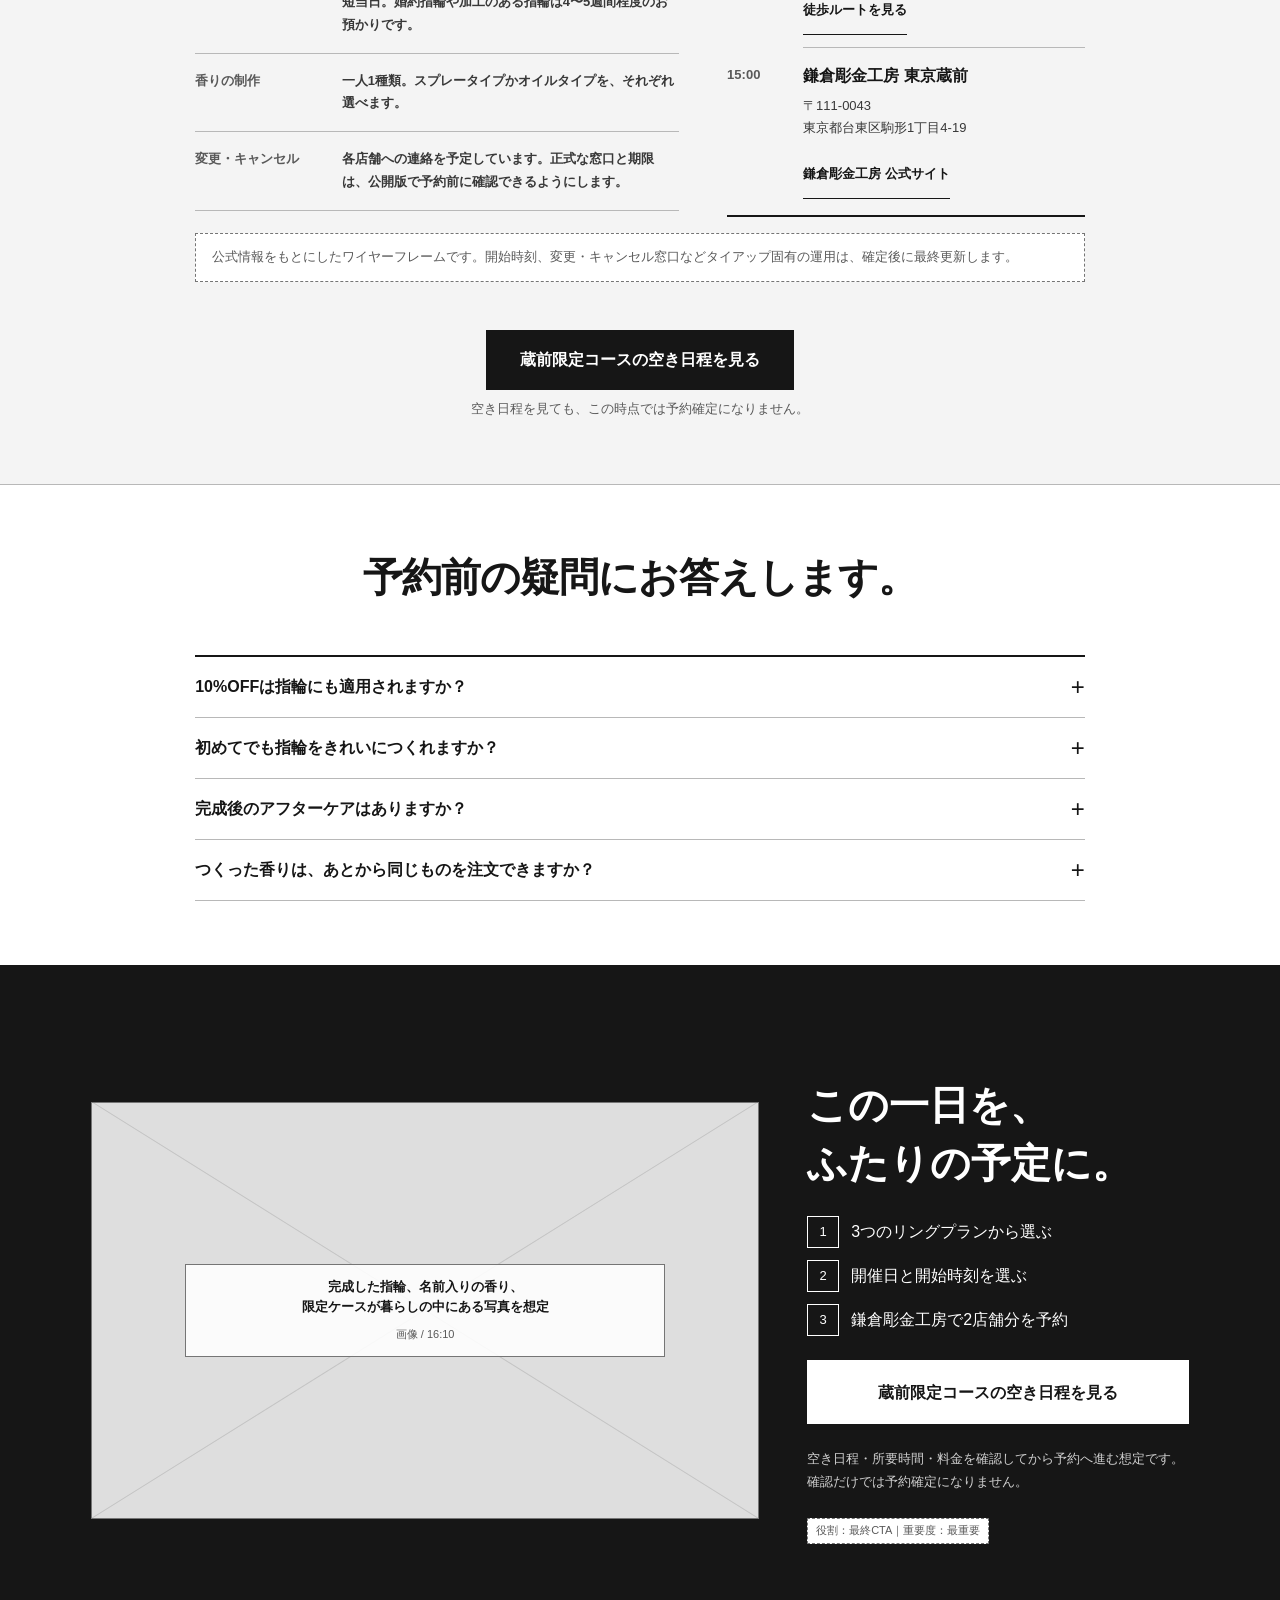
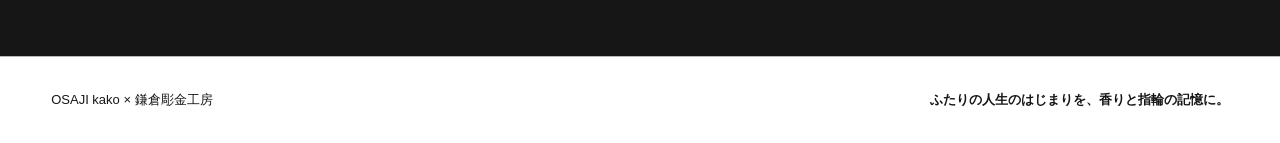
<file: wireframe/index.html>
<!doctype html>
<html lang="ja">
  <head>
    <meta charset="utf-8" />
    <meta name="viewport" content="width=device-width, initial-scale=1, viewport-fit=cover" />
    <title>LPワイヤーフレーム｜鎌倉彫金工房 × OSAJI kako</title>
    <meta
      name="description"
      content="OSAJIの調香体験専門店kakoと鎌倉彫金工房が提案する、香りと結婚指輪を手づくりする蔵前限定タイアップLPのグレースケールワイヤーフレーム。"
    />
    <link rel="stylesheet" href="./styles.css?v=20260721-wire-18" />
    <script src="./script.js?v=20260720-wire-11" defer></script>
  </head>
  <body>
    <a class="skip-link" href="#main">本文へ移動</a>

    <header class="site-header" data-site-header aria-hidden="true" inert>
      <a class="brand-lockup" href="#top" aria-label="OSAJI kako × 鎌倉彫金工房｜ページ上部へ戻る">
        <span class="logo-slot" translate="no">OSAJI kako<br />ロゴ想定</span>
        <span aria-hidden="true">×</span>
        <span class="logo-slot">鎌倉彫金工房<br />ロゴ想定</span>
        <span class="brand-lockup__mobile"><span translate="no">OSAJI kako</span> × 鎌倉彫金工房</span>
      </a>
      <div class="header-actions">
        <button class="annotation-toggle" type="button" data-annotation-toggle aria-pressed="true">
          設計ラベルを隠す
        </button>
        <button class="button button--header" type="button" data-open-reservation>空き日程</button>
      </div>
    </header>

    <main id="main">
      <section id="top" class="hero" aria-labelledby="hero-title">
        <div class="hero__copy">
          <p class="hero__brand"><span translate="no">OSAJI</span>の調香体験専門店「<span translate="no">kako</span>」× 鎌倉彫金工房｜東京・蔵前限定</p>
          <h1 id="hero-title">
            <span class="hero-title__line">結婚指輪・婚約指輪と、</span>
            <span class="hero-title__line">ふたりの香りを</span>
            <span class="hero-title__line">つくる一日。</span>
          </h1>
          <span class="annotation">役割：ブランド名＋H1｜1秒で企画対象を理解｜重要度：最重要</span>
        </div>

        <div class="hero__media">
          <figure class="media-placeholder media-placeholder--hero">
            <figcaption>
              <strong>男女どちらも主役として写るふたり・<br />リング・香りのボトルを同じ空間に収め、<br />周囲に余白を残した横位置写真を想定</strong>
              <span>主画像 / PC 3:2・SP 16:10 / 引きの画角 / 最重要</span>
            </figcaption>
          </figure>
          <span class="annotation annotation--media">役割：企画の体験価値を一枚で伝える｜重要度：最重要</span>
        </div>

        <div class="hero__action">
          <p class="hero__lede"><span translate="no">OSAJI</span>から生まれた香りづくりと、手作り結婚指輪。ふたりの人生のはじまりを、一日の記憶にします。</p>
          <button class="button button--section" type="button" data-open-reservation>蔵前限定コースの空き日程を見る</button>
          <span class="annotation">役割：一文の説明＋予約CTA｜企画理解後すぐ空き枠を確認</span>
        </div>
      </section>

      <section class="hero-bridge" aria-labelledby="hero-bridge-title">
        <div class="section-shell">
          <header class="hero-bridge__heading">
            <h2 id="hero-bridge-title">香りをつくり、<br />指輪をつくる一日</h2>
            <div class="hero-bridge__intro">
              <p>午前はふたりの香りを。午後は、その香りに包まれて指輪を。</p>
              <span class="annotation">役割：FVの余韻を保ったまま体験順序へつなぐ</span>
            </div>
          </header>

          <div class="hero-bridge__media" role="group" aria-label="一日の空気感を伝える補助写真。スマートフォンでは横にスワイプできます" tabindex="0">
            <figure class="media-placeholder">
              <figcaption>
                <strong>男性も付き添いではなく制作している<br />ふたりと制作台の引き写真を想定</strong>
                <span>補助画像 / 16:10 / 余白あり</span>
              </figcaption>
            </figure>
            <figure class="media-placeholder">
              <figcaption>
                <strong>香りと指輪制作の距離が分かる<br />引きの写真を想定</strong>
                <span>補助画像 / 16:10 / 余白あり</span>
              </figcaption>
            </figure>
          </div>

          <dl class="hero-bridge__facts" aria-label="開催概要">
            <div><dt>場所</dt><dd>東京・蔵前</dd></div>
            <div><dt>開催</dt><dd>10〜11月・水／日</dd></div>
            <div><dt>モデル</dt><dd>kako 11:00／指輪 15:00</dd></div>
            <div><dt>予約</dt><dd>2店舗を一括受付</dd></div>
          </dl>
        </div>
      </section>

      <section id="encounter" class="section section--emotional encounter" aria-labelledby="encounter-title">
        <div class="section-shell">
          <header class="encounter__heading">
            <h2 id="encounter-title"><span class="question-line">香りの記憶と、</span><span class="question-line">指輪をつくる記憶。</span></h2>
            <p class="encounter__answer"><span translate="no">OSAJI</span>から生まれた調香体験「<span translate="no">kako</span>」と、手作り結婚指輪の鎌倉彫金工房。二つのものづくりが、蔵前で一つの一日になりました。</p>
            <span class="annotation">役割：初見のブランド理解＋タイアップの必然性｜重要度：最重要</span>
          </header>

          <div class="encounter__story">
            <article class="brand-story">
              <div class="brand-gallery">
                <figure class="media-placeholder brand-gallery__main">
                  <figcaption><strong>男性も香りを選び、ふたりとも<br />参加者と分かる引き写真を想定</strong><span>主画像 / PC 4:3・SP 16:10</span></figcaption>
                </figure>
                <figure class="media-placeholder">
                  <figcaption><strong>一滴ずつ香りをつくる手元</strong><span>補助 / 4:3 / 余白あり</span></figcaption>
                </figure>
                <figure class="media-placeholder">
                  <figcaption><strong>名前入りの完成品</strong><span>補助 / 4:3 / 余白あり</span></figcaption>
                </figure>
              </div>
              <div class="brand-story__copy">
                <p class="brand-logo"><span translate="no">OSAJI kako</span> ロゴ想定</p>
                <h3><span translate="no">OSAJI</span>から生まれた、<br />香りをつくる場所。</h3>
                <p><span translate="no">OSAJI</span>が蔵前に開いた調香体験専門店。ふたりそれぞれが、スプレーかオイルを選び、一人1種類の香りをつくります。</p>
              </div>
            </article>

            <article class="brand-story brand-story--reverse">
              <div class="brand-gallery">
                <figure class="media-placeholder brand-gallery__main">
                  <figcaption><strong>男性もリングを制作し、ふたりとも<br />参加者と分かる引き写真を想定</strong><span>主画像 / PC 4:3・SP 16:10</span></figcaption>
                </figure>
                <figure class="media-placeholder">
                  <figcaption><strong>金属を叩く手元</strong><span>補助 / 4:3</span></figcaption>
                </figure>
                <figure class="media-placeholder">
                  <figcaption><strong>完成リングを着けたふたり</strong><span>補助 / 4:3</span></figcaption>
                </figure>
              </div>
              <div class="brand-story__copy">
                <p class="brand-logo">鎌倉彫金工房 ロゴ想定</p>
                <h3>ふたりの手で、<br />一生ものの指輪を。</h3>
                <p>手作り結婚指輪・婚約指輪の専門工房。職人のサポートのもと、自分たちの手で結婚指輪を仕立てます。</p>
              </div>
            </article>
          </div>

          <button class="button button--section" type="button" data-open-reservation>蔵前限定コースの空き日程を見る</button>
          <span class="annotation annotation--block">役割：未知だったブランドへの理解・信頼形成後の予約CTA</span>
        </div>
      </section>

      <section id="offer" class="section offer" aria-labelledby="offer-title">
        <div class="section-shell">
          <header class="section-heading">
            <div>
              <h2 id="offer-title"><span class="question-line">鎌倉彫金工房と</span><span class="question-line"><span translate="no">OSAJI kako</span>だから、できること。</span></h2>
              <p class="section-answer">ふたりでつくった香りに包まれて指輪をつくり、その日の記憶を、名前と日付とともに持ち帰ります。</p>
            </div>
            <span class="annotation">役割：通常予約との差をつくる｜重要度：最重要</span>
          </header>

          <div class="offer-primary-grid" role="list" aria-label="タイアップならではの3つの体験">
            <article class="offer-feature offer-feature--primary" role="listitem">
              <figure class="media-placeholder">
                <figcaption><strong>専用ディフューザーを置いた<br />実際の指輪制作風景を想定</strong><span>画像 / 16:10</span></figcaption>
              </figure>
              <div class="offer-feature__copy"><p class="offer-number">01</p><h3>ふたりの香りに包まれる指輪制作</h3><p>午前につくったふたりの香りを、制作台の専用ディフューザーへ。</p></div>
            </article>
            <article class="offer-feature offer-feature--primary" role="listitem">
              <figure class="media-placeholder">
                <figcaption><strong>リングとケースの間に余白を取り<br />蓋の使い方も分かる写真を想定</strong><span>画像 / 16:10</span></figcaption>
              </figure>
              <div class="offer-feature__copy"><p class="offer-number">02</p><h3>香りが続く、限定リングケース</h3><p>蓋をアロマディフューザーとして使える、タイアップ限定の仕様です。</p></div>
            </article>
            <article class="offer-feature offer-feature--primary" role="listitem">
              <figure class="media-placeholder">
                <figcaption><strong>ボトル全体と名前・日付が読める<br />余白のある写真を想定</strong><span>画像 / 16:10</span></figcaption>
              </figure>
              <div class="offer-feature__copy"><p class="offer-number">03</p><h3>名前と日付を入れた特別ラベル</h3><p>ふたりの節目を、香りのボトルにも残します。</p></div>
            </article>
          </div>

          <div class="offer-support" role="list" aria-label="その他の2つの特典">
            <article role="listitem"><p class="offer-number">04</p><h3><span translate="no">OSAJI kako</span>会計時の販売価格が10%OFF</h3><p>指輪は割引対象外です。</p></article>
            <article role="listitem"><p class="offer-number">05</p><h3><span translate="no">OSAJI</span> スキンケアパウチ2点</h3><p>特典の付与単位は運用確認中です。</p></article>
          </div>

          <button class="button button--section" type="button" data-open-reservation>蔵前限定コースの空き日程を見る</button>
        </div>
      </section>

      <section id="price-examples" class="section section--compact price-examples" aria-labelledby="price-examples-title">
        <div class="section-shell">
          <header class="section-heading question-heading">
            <div>
              <h2 id="price-examples-title"><span class="question-line">このタイアップ、</span><span class="question-line">ふたりでいくら？</span></h2>
              <p>結婚指輪、婚約指輪、または両方をつくる3本コースから選べます。指輪とふたりの香り2点を合わせた参考総額で比べられます。</p>
            </div>
            <span class="annotation">役割：対象リングの確認＋タイアップ総額把握｜ブランド別の内訳と10%OFFを明示｜重要度：最重要</span>
          </header>

          <nav class="price-index" aria-label="確認したい料金例を選ぶ">
            <a href="#price-marriage" data-price-jump><span>結婚指輪2本</span><strong>¥205,900〜</strong></a>
            <a href="#price-engagement" data-price-jump><span>婚約指輪1本</span><strong>¥164,100〜</strong></a>
            <a href="#price-three-rings" data-price-jump><span>3本コース</span><strong>¥360,100〜</strong></a>
          </nav>

          <div class="price-example-grid" role="list" aria-label="タイアップの料金例。スマートフォンでは上の料金一覧から選ぶか、横にスワイプできます" tabindex="0">
            <article id="price-marriage" class="price-example" role="listitem">
              <figure class="media-placeholder"><figcaption><strong>結婚指輪2本と、選べる<br />香り2点の写真を想定</strong><span>タイアップ例 / 全アイテムが見える画角</span></figcaption></figure>
              <div class="price-example__copy">
                <p class="price-example__scope">2人分・税込／指輪＋香り2点込み</p>
                <h3>結婚指輪2本＋香り2点</h3>
                <dl class="price-example__breakdown">
                  <div>
                    <dt>鎌倉彫金工房</dt>
                    <dd><span><span translate="no">Pt900</span> × 甲丸 × 1.5mm × 2本</span><strong>¥196,000</strong></dd>
                  </div>
                  <div>
                    <dt><span translate="no">OSAJI kako</span></dt>
                    <dd><span>一人1点。スプレー／オイルから各自選択</span><span class="price-example__offer"><del>通常 ¥11,000〜¥12,100</del><b>10%OFF</b><strong>¥9,900〜¥10,890</strong></span></dd>
                  </div>
                </dl>
                <p class="price-example__total"><span>ふたりの参考総額</span><strong>¥205,900〜¥206,890</strong></p>
              </div>
            </article>
            <article id="price-engagement" class="price-example" role="listitem">
              <figure class="media-placeholder"><figcaption><strong>婚約指輪1本と、選べる<br />香り2点の写真を想定</strong><span>タイアップ例 / ダイヤも分かる画角</span></figcaption></figure>
              <div class="price-example__copy">
                <p class="price-example__scope">2人分・税込／指輪＋香り2点込み</p>
                <h3>婚約指輪1本＋香り2点</h3>
                <dl class="price-example__breakdown">
                  <div>
                    <dt>鎌倉彫金工房</dt>
                    <dd><span><span translate="no">K18YG</span> × 甲丸 × 1.5mm<br />ダイヤ0.1ct（スタンダード）</span><strong>¥154,200</strong></dd>
                  </div>
                  <div>
                    <dt><span translate="no">OSAJI kako</span></dt>
                    <dd><span>一人1点。スプレー／オイルから各自選択</span><span class="price-example__offer"><del>通常 ¥11,000〜¥12,100</del><b>10%OFF</b><strong>¥9,900〜¥10,890</strong></span></dd>
                  </div>
                </dl>
                <p class="price-example__total"><span>ふたりの参考総額</span><strong>¥164,100〜¥165,090</strong></p>
              </div>
            </article>
            <article id="price-three-rings" class="price-example" role="listitem">
              <figure class="media-placeholder"><figcaption><strong>指輪3本と、選べる<br />香り2点の写真を想定</strong><span>タイアップ例 / 組み合わせが分かる画角</span></figcaption></figure>
              <div class="price-example__copy">
                <p class="price-example__scope">2人分・税込／指輪＋香り2点込み</p>
                <h3>結婚指輪2本＋婚約指輪1本＋香り2点</h3>
                <dl class="price-example__breakdown">
                  <div>
                    <dt>鎌倉彫金工房</dt>
                    <dd><span><span translate="no">Pt900</span> × 甲丸 × 1.5mm × 2本<br /><span translate="no">K18YG</span> × 甲丸 × 1.5mm＋ダイヤ0.1ct</span><strong>¥350,200</strong></dd>
                  </div>
                  <div>
                    <dt><span translate="no">OSAJI kako</span></dt>
                    <dd><span>一人1点。スプレー／オイルから各自選択</span><span class="price-example__offer"><del>通常 ¥11,000〜¥12,100</del><b>10%OFF</b><strong>¥9,900〜¥10,890</strong></span></dd>
                  </div>
                </dl>
                <p class="price-example__total"><span>ふたりの参考総額</span><strong>¥360,100〜¥361,090</strong></p>
              </div>
            </article>
          </div>

          <p class="price-example-note">指輪は細身の1.5mm幅、婚約指輪は0.1ctのスタンダードダイヤを使った一例です。香りは一人1種類・計2点で、各自スプレー／オイルから選択可能。<span translate="no">OSAJI kako</span>会計分のみに10%OFFを適用しています。指輪は2026年7〜9月制作分の現行価格を使用しており、幅・素材・ダイヤ・加工オプション・リングサイズ23号以上、10〜11月の確定価格により総額は変わります。空き日程の確認後、希望仕様と制作月の最新価格を確認してから予約へ進めます。</p>
          <button class="button button--section" type="button" data-open-reservation>蔵前限定コースの空き日程を見る</button>
        </div>
      </section>

      <section id="day" class="section section--emotional day" aria-labelledby="day-title">
        <div class="section-shell">
          <header class="section-heading section-heading--center">
            <h2 id="day-title">どんな一日になる？</h2>
            <p class="section-answer">香りから指輪へ。モデルコースは11:00スタートです。</p>
            <span class="annotation">役割：H2＋補足｜重要度：高</span>
          </header>

          <ol class="day-track" aria-label="モデルコース。スマートフォンでは横にスワイプできます" tabindex="0">
            <li class="day-card">
              <p class="day-card__time">11:00</p>
              <figure class="media-placeholder">
                <figcaption><strong>男女どちらも香りを選んでいる<br />ふたりと制作台の写真を想定</strong><span>画像 / 4:3</span></figcaption>
              </figure>
              <div><h3><span translate="no">OSAJI kako</span></h3><p>一人1種類。スプレーかオイルを選びます。</p></div>
            </li>
            <li class="day-card day-card--bridge">
              <p class="day-card__time">12:30頃</p>
              <figure class="media-placeholder">
                <figcaption><strong>蔵前の街並みとふたりが入る<br />横位置写真を想定</strong><span>画像 / 4:3</span></figcaption>
              </figure>
              <div><h3>ふたりの自由時間</h3><p>ランチや散策を、ふたりのペースで。</p></div>
            </li>
            <li class="day-card">
              <p class="day-card__time">15:00</p>
              <figure class="media-placeholder">
                <figcaption><strong>男女どちらも手を動かしている<br />香り・ふたり・制作台の引き写真を想定</strong><span>画像 / 4:3</span></figcaption>
              </figure>
              <div><h3>鎌倉彫金工房</h3><p>午前につくった香りを専用ディフューザーで感じながら制作します。</p></div>
            </li>
            <li class="day-card">
              <p class="day-card__time">終了目安</p>
              <figure class="media-placeholder">
                <figcaption><strong>完成品だけに寄りすぎず<br />ふたりの表情まで入る写真を想定</strong><span>画像 / 4:3</span></figcaption>
              </figure>
              <div><h3>今日の記憶を持ち帰る</h3><p>指輪制作は約3〜3時間30分。リングプランやデザインにより前後します。</p></div>
            </li>
          </ol>

          <div class="mid-cta">
            <button class="button button--large" type="button" data-open-reservation>蔵前限定コースの空き日程を見る</button>
            <p>鎌倉彫金工房で2店舗分をまとめて受付</p>
            <span class="annotation">役割：初回の予約CTA｜想像後の行動機会</span>
          </div>
        </div>
      </section>


      <section id="guide" class="section section--compact guide" aria-labelledby="guide-title">
        <div class="content-shell">
          <header class="section-heading">
            <div>
              <h2 id="guide-title">タイアップコース概要</h2>
              <p class="section-answer">開催日、所要時間、2店舗の場所など、予約前に知っておきたい情報をまとめました。</p>
            </div>
            <span class="annotation">役割：予約前の仕様確認｜重要度：高</span>
          </header>

          <div class="course-facts" role="list" aria-label="タイアップコースの基本情報">
            <article role="listitem"><p>開催期間</p><strong>2026年10〜11月</strong></article>
            <article role="listitem"><p>開催曜日</p><strong>水曜・日曜</strong></article>
            <article role="listitem"><p>受付組数</p><strong>同時間帯2組まで</strong></article>
            <article role="listitem"><p>基本開始</p><strong><span translate="no">kako</span> 11:00／指輪 15:00</strong></article>
          </div>

          <div class="course-overview-grid">
            <dl class="course-spec-list">
              <div><dt>開始時刻</dt><dd>基本は<span translate="no">OSAJI kako</span> 11:00、鎌倉彫金工房 15:00。開始時刻は予約時に選べます。</dd></div>
              <div><dt>所要時間</dt><dd><span translate="no">OSAJI kako</span>は約90分。指輪制作は結婚指輪・婚約指輪が約3時間、3本コースが約3時間30分です。デザインにより前後します。</dd></div>
              <div><dt>予約方法</dt><dd>鎌倉彫金工房で、2店舗分をまとめて予約します。</dd></div>
              <div><dt>指輪の受取</dt><dd>結婚指輪は石留め・その他加工オプションがなければ最短当日。婚約指輪や加工のある指輪は4〜5週間程度のお預かりです。</dd></div>
              <div><dt>香りの制作</dt><dd>一人1種類。スプレータイプかオイルタイプを、それぞれ選べます。</dd></div>
              <div><dt>変更・キャンセル</dt><dd>各店舗への連絡を予定しています。正式な窓口と期限は、公開版で予約前に確認できるようにします。</dd></div>
            </dl>

            <div class="course-route" aria-label="2店舗の所在地と移動目安">
              <article class="course-route__stop">
                <p class="course-route__label">11:00</p>
                <div>
                  <h3><span translate="no">kako</span>（家香）<span translate="no">OSAJI</span> 蔵前店</h3>
                  <address>〒111-0051<br />東京都台東区蔵前4-20-12<br />精華ビル1階</address>
                  <a href="https://osaji.net/pages/kako" target="_blank" rel="noopener noreferrer" aria-label="OSAJI kako公式サイトを新しいタブで開く"><span translate="no">OSAJI kako</span> 公式サイト</a>
                </div>
              </article>

              <div class="course-route__walk">
                <strong>徒歩約8分</strong>
                <span>約600m・経路により前後</span>
                <a href="https://www.google.com/maps/dir/?api=1&amp;origin=%E6%9D%B1%E4%BA%AC%E9%83%BD%E5%8F%B0%E6%9D%B1%E5%8C%BA%E8%94%B5%E5%89%8D4-20-12&amp;destination=%E6%9D%B1%E4%BA%AC%E9%83%BD%E5%8F%B0%E6%9D%B1%E5%8C%BA%E9%A7%92%E5%BD%A21%E4%B8%81%E7%9B%AE4-19&amp;travelmode=walking" target="_blank" rel="noopener noreferrer" aria-label="2店舗間の徒歩ルートをGoogleマップで新しいタブに開く">徒歩ルートを見る</a>
              </div>

              <article class="course-route__stop">
                <p class="course-route__label">15:00</p>
                <div>
                  <h3>鎌倉彫金工房 東京蔵前</h3>
                  <address>〒111-0043<br />東京都台東区駒形1丁目4-19</address>
                  <a href="https://kamakura-chokin.com/workshop/tokyo/" target="_blank" rel="noopener noreferrer" aria-label="鎌倉彫金工房 東京蔵前の公式サイトを新しいタブで開く">鎌倉彫金工房 公式サイト</a>
                </div>
              </article>
            </div>
          </div>

          <p class="decision-note">公式情報をもとにしたワイヤーフレームです。開始時刻、変更・キャンセル窓口などタイアップ固有の運用は、確定後に最終更新します。</p>
          <div class="mid-cta">
            <button class="button button--large" type="button" data-open-reservation>蔵前限定コースの空き日程を見る</button>
            <p>空き日程を見ても、この時点では予約確定になりません。</p>
          </div>
        </div>
      </section>

      <section id="faq" class="section section--compact faq" aria-labelledby="faq-title">
        <div class="content-shell">
          <header class="section-heading section-heading--center"><h2 id="faq-title">予約前の疑問にお答えします。</h2></header>
          <div class="faq-list">
            <details><summary>10%OFFは指輪にも適用されますか？</summary><p>対象は<span translate="no">OSAJI kako</span>会計時の販売価格のみです。指輪は対象外です。</p></details>
            <details><summary>初めてでも指輪をきれいにつくれますか？</summary><p>はい。職人が工程ごとにそばでサポートし、完成まで一緒に進めます。</p></details>
            <details><summary>完成後のアフターケアはありますか？</summary><p>仕上げ直しやサイズ調整など、鎌倉彫金工房の指輪は永久保証です。内容により有料となる場合があります。</p></details>
            <details><summary>つくった香りは、あとから同じものを注文できますか？</summary><p>はい。<span translate="no">OSAJI kako</span>で香りのレシピを保管し、シリアルナンバーから同じ香りのアイテムを再注文できます。</p></details>
          </div>
        </div>
      </section>

      <section id="reserve" class="final section--emotional" aria-labelledby="reserve-title">
        <div class="section-shell final__grid">
          <figure class="media-placeholder final__media">
            <figcaption><strong>完成した指輪、名前入りの香り、<br />限定ケースが暮らしの中にある写真を想定</strong><span>画像 / 16:10</span></figcaption>
          </figure>
          <div class="final__copy">
            <h2 id="reserve-title">この一日を、<br />ふたりの予定に。</h2>
            <ol class="booking-steps">
              <li><span>1</span>3つのリングプランから選ぶ</li>
              <li><span>2</span>開催日と開始時刻を選ぶ</li>
              <li><span>3</span>鎌倉彫金工房で2店舗分を予約</li>
            </ol>
            <button class="button button--final" type="button" data-open-reservation>蔵前限定コースの空き日程を見る</button>
            <p class="final__note">空き日程・所要時間・料金を確認してから予約へ進む想定です。確認だけでは予約確定になりません。</p>
            <span class="annotation">役割：最終CTA｜重要度：最重要</span>
          </div>
        </div>
      </section>
    </main>

    <footer class="site-footer">
      <p><span translate="no">OSAJI kako</span> × 鎌倉彫金工房</p>
      <p>ふたりの人生のはじまりを、香りと指輪の記憶に。</p>
    </footer>

    <div class="sticky-cta" data-sticky-cta aria-hidden="true">
      <p>水・日限定｜同時間帯2組まで</p>
      <button class="button" type="button" data-open-reservation>空き日程を見る</button>
    </div>

    <dialog class="reservation-dialog" data-reservation-dialog aria-labelledby="dialog-title" aria-describedby="dialog-description">
      <div class="reservation-dialog__inner">
        <button class="dialog-close" type="button" data-close-reservation aria-label="閉じる">×</button>
        <p class="annotation annotation--static">ワイヤーフレーム上の予約遷移イメージ</p>
        <h2 id="dialog-title">空き日程の確認へ</h2>
        <p id="dialog-description">本番では鎌倉彫金工房の予約画面へ移動し、以下を順に確認する想定です。</p>
        <ol class="booking-steps">
          <li><span>1</span>リングプラン</li>
          <li><span>2</span>水曜・日曜の空き日程</li>
          <li><span>3</span>所要時間・料金・受取条件</li>
          <li><span>4</span>開始時刻・お客様情報</li>
        </ol>
        <button class="button button--large" type="button" disabled aria-disabled="true">実予約URL確定後に接続</button>
        <p class="dialog-note">予約先URLは未確定のため、このワイヤーでは遷移内容までを確認できます。</p>
      </div>
    </dialog>
  </body>
</html>
</file>
<file: styles.css>
/* Hallmark · genre: editorial · macrostructure: Narrative Workflow · theme: Atelier · anchor hue: brown-moss · enrichment: E8 multi-frame photography (hero=opening diptych + 3 controlled slides · brands=3 manual + thumbnails · outcomes=static 3:2) · native FAQ · nav: N6 · footer: Ft1 · audience: couples beginning a new life · use: understand the day and check availability · tone: quiet luxury
 * contrast: pass (46–50) · slop: pass (51–55) · honest: pass (56) · chrome: pass (57) · tokens: pass (58) · responsive: pass (59) · icons: pass (60) · mobile: pass (36, 59, 61–69)
 */
/* Hallmark · pre-emit critique: P5 H5 E5 S5 R5 V5 */
@import url("./tokens.css?v=20260711-concept-b4");

*,
*::before,
*::after {
  box-sizing: border-box;
}

html,
body {
  overflow-x: clip;
}

html {
  scroll-behavior: smooth;
  background: var(--color-paper);
  color: var(--color-ink);
}

body {
  min-width: 320px;
  margin: 0;
  padding-bottom: env(safe-area-inset-bottom);
  background: var(--color-paper);
  font-family: var(--font-body);
  font-size: var(--text-base);
  line-height: 1.8;
}

img {
  display: block;
  max-width: 100%;
  height: auto;
}

figure,
h1,
h2,
h3,
p {
  margin: 0;
}

a {
  color: inherit;
  text-decoration: none;
  -webkit-tap-highlight-color: transparent;
}

a:focus-visible {
  outline: var(--rule-medium) solid var(--color-focus);
  outline-offset: var(--space-2xs);
}

a:active {
  opacity: 0.72;
}

a[aria-disabled="true"] {
  color: var(--color-muted);
  cursor: not-allowed;
  opacity: 0.55;
  pointer-events: none;
}

.skip-link {
  position: fixed;
  inset-block-start: var(--space-sm);
  inset-inline-start: var(--space-sm);
  z-index: var(--z-sticky);
  padding: var(--space-xs) var(--space-sm);
  background: var(--color-paper);
  color: var(--color-ink);
  transform: translateY(-200%);
}

.skip-link:focus {
  transform: none;
}

.section-shell {
  width: min(100%, var(--page-max));
  margin-inline: auto;
  padding-inline: var(--page-gutter);
}

.nav-mast {
  display: grid;
  gap: var(--space-sm);
  padding: calc(var(--space-md) + env(safe-area-inset-top)) var(--page-gutter) 0;
  background: var(--color-paper);
  text-align: center;
}

.hero__caption,
.brand-gallery__meta,
.booking__date,
.foot-mast small {
  color: var(--color-muted);
  font-family: var(--font-body);
  font-size: var(--text-xs);
  font-style: normal;
  letter-spacing: 0.08em;
}

.mast-line {
  color: var(--color-muted);
  font-family: var(--font-outlier);
  font-size: var(--text-xs);
  font-style: italic;
  letter-spacing: 0.08em;
}

.mast-brand {
  display: inline-flex;
  align-items: center;
  justify-content: center;
  gap: var(--space-sm);
  min-width: 0;
  min-height: var(--tap-target);
  font-family: var(--font-display);
  font-size: clamp(0.875rem, 2.2vw, 1.25rem);
  line-height: 1;
  white-space: nowrap;
}

.mast-brand__item {
  display: inline-flex;
  align-items: center;
  gap: var(--space-xs);
  min-width: 0;
}

.mast-brand__item img {
  width: 1.6rem;
  height: 1.6rem;
  object-fit: contain;
}

.mast-brand__item .mast-brand__kamakura {
  width: 1.95rem;
}

.mast-brand__cross {
  color: var(--color-rule-2);
}

.mast-nav {
  display: flex;
  align-items: center;
  justify-content: center;
  gap: clamp(var(--space-md), 4vw, var(--space-xl));
  min-width: 0;
}

.mast-nav a {
  min-height: 2.75rem;
  display: inline-flex;
  align-items: center;
  color: var(--color-neutral);
  font-size: var(--text-sm);
  white-space: nowrap;
}

.mast-nav a:hover,
.mast-nav a:focus-visible {
  color: var(--color-accent-ink);
}

.mast-rule {
  height: var(--space-2xs);
  margin: 0;
  border-block: var(--rule-hair) solid var(--color-rule);
  border-inline: 0;
}

.hero {
  position: relative;
  isolation: isolate;
  min-height: clamp(32rem, 78svh, 52rem);
  min-height: clamp(32rem, 78dvh, 52rem);
  overflow: hidden;
  padding-block: var(--space-2xl) var(--space-3xl);
  color: var(--color-light-ink);
}

.hero .hero__gallery,
.hero__shade {
  position: absolute;
  inset: 0;
  width: 100%;
  height: auto;
}

.hero .hero__gallery {
  z-index: auto;
}

.hero__slide {
  position: absolute;
  inset: 0;
}

.hero__slide--diptych {
  grid-template-columns: minmax(0, 1.05fr) minmax(0, 0.95fr);
  gap: var(--space-2xs);
}

.hero__slide--diptych .hero__image {
  min-width: 0;
}

.hero__slide--diptych .hero__image:first-child {
  object-position: 62% center;
}

.hero__slide--diptych .hero__image:last-child {
  object-position: 52% center;
}

.hero__image {
  width: 100%;
  height: 100%;
  object-fit: cover;
  object-position: 48% center;
}

.hero__slide:nth-child(2) .hero__image,
.hero__slide:nth-child(4) .hero__image {
  object-position: center;
}

.hero__slide:nth-child(3) .hero__image {
  object-position: center 35%;
}

.hero__shade {
  z-index: var(--z-base);
  background:
    linear-gradient(90deg, var(--color-photo-scrim), var(--color-photo-scrim-clear) 72%),
    linear-gradient(180deg, var(--color-photo-scrim-clear), var(--color-photo-scrim));
  pointer-events: none;
}

.hero__copy {
  position: absolute;
  inset-inline-start: var(--page-gutter);
  inset-inline-end: var(--page-gutter);
  inset-block-end: clamp(var(--space-3xl), 15dvh, var(--space-4xl));
  display: grid;
  gap: var(--space-lg);
  max-width: 55rem;
  z-index: var(--z-sticky);
}

.hero__eyebrow {
  color: var(--color-light-muted);
  font-size: var(--text-sm);
  letter-spacing: 0.06em;
}

.hero__context {
  max-width: 44rem;
  color: var(--color-light-ink);
  font-size: var(--text-sm);
  line-height: 2;
}

.hero h1,
.brands h2,
.memory h2,
.day h2,
.faq h2,
.booking h2 {
  min-width: 0;
  font-family: var(--font-display);
  font-weight: 400;
  letter-spacing: -0.025em;
  overflow-wrap: anywhere;
}

.hero h1 {
  max-width: 18em;
  font-size: clamp(1.75rem, 3.2vw + 0.5rem, 3rem);
  line-height: 1.5;
}

.hero h1 span,
.memory h2 span {
  display: block;
}

.hero__media-meta {
  position: absolute;
  inset-inline-end: var(--page-gutter);
  inset-block-end: var(--space-lg);
  display: flex;
  align-items: center;
  justify-content: flex-end;
  gap: var(--space-md);
  z-index: var(--z-sticky);
}

.hero__caption {
  display: flex;
  align-items: center;
  gap: var(--space-sm);
  color: var(--color-light-muted);
}

.carousel__stage {
  position: relative;
  min-width: 0;
  overflow: hidden;
}

.carousel__slide {
  margin: 0;
}

.carousel__slide:not(.is-active) {
  display: none;
}

.js .carousel__slide {
  display: block;
  opacity: 0;
  pointer-events: none;
  transition: opacity var(--dur-long) var(--ease-in-out);
}

.js .carousel__slide.is-active {
  opacity: 1;
  pointer-events: auto;
}

.js .hero__slide--diptych {
  display: grid;
}

.carousel__counter {
  white-space: nowrap;
  font-variant-numeric: tabular-nums;
}

.carousel__controls {
  display: inline-flex;
  align-items: center;
  gap: var(--space-xs);
  white-space: nowrap;
}

.carousel__button {
  min-width: 2.75rem;
  min-height: 2.75rem;
  padding: var(--space-xs) var(--space-sm);
  border: var(--rule-hair) solid var(--color-rule-2);
  background: transparent;
  color: var(--color-neutral);
  font: inherit;
  line-height: 1;
  cursor: pointer;
  transition:
    opacity var(--dur-micro) var(--ease-out),
    transform var(--dur-micro) var(--ease-out);
}

.hero .carousel__button {
  border-color: var(--color-light-muted);
  color: var(--color-light-ink);
}

.carousel__button--pause {
  min-width: 5.5rem;
}

.carousel__button:focus-visible,
.brand-gallery__thumb:focus-visible {
  outline: var(--rule-medium) solid var(--color-focus);
  outline-offset: var(--space-2xs);
}

.carousel__button:active,
.brand-gallery__thumb:active {
  transform: translateY(var(--space-3xs));
}

.carousel__button:disabled,
.carousel__button[aria-disabled="true"],
.brand-gallery__thumb:disabled,
.brand-gallery__thumb[aria-disabled="true"] {
  opacity: 0.55;
  cursor: not-allowed;
  pointer-events: none;
}

.carousel__button[data-state="loading"],
.brand-gallery__thumb[data-state="loading"] {
  cursor: wait;
}

.carousel__button[data-state="error"],
.brand-gallery__thumb[data-state="error"] {
  border-style: dashed;
  color: var(--color-focus);
}

.carousel__button[data-state="success"],
.brand-gallery__thumb[data-state="success"] {
  color: var(--color-moss);
}

.mobile-break {
  display: none;
}

.no-wrap {
  white-space: nowrap;
}

.brands {
  display: grid;
  gap: var(--space-4xl);
  padding-block: var(--space-4xl) var(--space-5xl);
}

.brands__intro,
.day__intro,
.faq__intro {
  display: grid;
  gap: var(--space-lg);
  max-width: var(--measure);
}

.brands__intro h2,
.day__intro h2,
.faq__intro h2,
.booking h2 {
  font-size: var(--text-display-s);
  line-height: 1.35;
}

.brands__intro p,
.day__intro p,
.faq__intro p,
.brand-story__copy p,
.day-step__copy p,
.memory__words p,
.memory__outcome p {
  color: var(--color-neutral);
  line-height: 2;
}

.brand-story {
  display: grid;
  gap: var(--space-xl);
  align-items: center;
}

.brand-gallery {
  display: grid;
  gap: var(--space-sm);
  min-width: 0;
}

.brand-gallery__stage {
  aspect-ratio: 3 / 2;
}

.brand-gallery__slide {
  position: absolute;
  inset: 0;
}

.brand-gallery__slide img {
  width: 100%;
  height: 100%;
  object-fit: cover;
}

.brand-gallery__portrait {
  object-position: center 62%;
}

.brand-gallery__meta {
  display: grid;
  grid-template-columns: minmax(0, 1fr) auto;
  gap: var(--space-xs) var(--space-sm);
  align-items: center;
}

.brand-gallery__meta > .carousel__controls {
  grid-column: 1 / -1;
  justify-self: end;
}

.brand-gallery__thumbs {
  display: grid;
  grid-template-columns: repeat(3, minmax(0, 1fr));
  gap: var(--space-xs);
}

.brand-gallery__thumb {
  min-width: 0;
  min-height: var(--tap-target);
  padding: 0;
  border: 0;
  background: transparent;
  opacity: 0.42;
  cursor: pointer;
  transition:
    opacity var(--dur-micro) var(--ease-out),
    transform var(--dur-micro) var(--ease-out);
}

.brand-gallery__thumb.is-active {
  opacity: 1;
}

.brand-gallery__thumb img {
  width: 100%;
  height: auto;
  aspect-ratio: 3 / 2;
  object-fit: cover;
}

.brand-story__copy {
  display: grid;
  gap: var(--space-lg);
  max-width: 27rem;
}

.brand-story__logo {
  width: auto;
  height: auto;
  max-height: 2.65rem;
  object-fit: contain;
  object-position: left center;
}

.brand-story__logo--kako {
  max-width: 7.5rem;
}

.brand-story__logo--kamakura {
  max-width: 8.75rem;
}

.brand-story__copy h3 {
  min-width: 0;
  font-family: var(--font-display);
  font-size: var(--text-xl);
  font-weight: 400;
  line-height: 1.5;
  overflow-wrap: anywhere;
}

.memory {
  background: var(--color-dark-surface);
  color: var(--color-light-ink);
}

.memory__words {
  display: grid;
  gap: var(--space-xl);
  padding-block: var(--space-5xl) var(--space-4xl);
}

.memory h2 {
  max-width: 16em;
  font-size: var(--text-display);
  line-height: 1.45;
}

.memory__words p {
  max-width: 32rem;
  color: var(--color-light-muted);
}

.memory__diptych {
  display: grid;
  grid-template-columns: minmax(0, 1fr);
  gap: var(--space-2xs);
}

.memory__diptych figure {
  display: grid;
  min-width: 0;
  align-content: start;
}

.memory__diptych img {
  width: 100%;
  height: auto;
  aspect-ratio: 3 / 2;
  object-fit: cover;
}

.memory__outcome figcaption {
  display: grid;
  gap: var(--space-md);
  padding: var(--space-xl) var(--page-gutter) var(--space-2xl);
}

.memory__outcome h3 {
  font-family: var(--font-display);
  font-size: var(--text-lg);
  font-weight: 400;
  line-height: 1.5;
}

.memory__outcome p {
  max-width: 30rem;
  color: var(--color-light-muted);
}

.day {
  display: grid;
  gap: var(--space-4xl);
  padding-block: var(--space-5xl);
}

.day-steps {
  display: grid;
  gap: var(--space-4xl);
  margin: 0;
  padding: 0;
  list-style: none;
}

.day-step {
  display: grid;
  gap: var(--space-xl);
  min-width: 0;
}

.day-step__copy {
  display: grid;
  gap: var(--space-md);
  align-content: end;
  max-width: 30rem;
}

.day-step time {
  color: var(--color-accent-ink);
  font-family: var(--font-display);
  font-size: var(--text-lg);
  font-style: normal;
  font-variant-numeric: tabular-nums;
}

.day-step h3 {
  min-width: 0;
  font-family: var(--font-display);
  font-size: var(--text-xl);
  font-weight: 400;
  line-height: 1.5;
  overflow-wrap: anywhere;
}

.day-step figure {
  min-width: 0;
}

.day-step img {
  width: 100%;
  height: auto;
  aspect-ratio: 3 / 2;
  object-fit: cover;
}

.day-step--text {
  padding-block-start: var(--space-xl);
  border-block-start: var(--rule-hair) solid var(--color-rule);
}

.day-step--closing {
  padding-block-end: var(--space-xl);
  border-block-end: var(--rule-hair) solid var(--color-rule);
}

.faq {
  display: grid;
  gap: var(--space-2xl);
  padding-block: var(--space-3xl);
}

.faq__list {
  border-block-start: var(--rule-hair) solid var(--color-rule);
}

.faq details {
  border-block-end: var(--rule-hair) solid var(--color-rule);
}

.faq summary {
  display: grid;
  grid-template-columns: minmax(0, 1fr) auto;
  gap: var(--space-lg);
  align-items: center;
  min-height: 4.5rem;
  padding-block: var(--space-md);
  color: var(--color-ink-2);
  font-family: var(--font-display);
  font-size: var(--text-md);
  line-height: 1.6;
  cursor: pointer;
  list-style: none;
}

.faq summary::-webkit-details-marker {
  display: none;
}

.faq summary::after {
  content: "＋";
  color: var(--color-accent-ink);
  font-family: var(--font-body);
  font-size: var(--text-md);
  font-weight: 400;
}

.faq details[open] summary::after {
  content: "−";
}

.faq summary:focus-visible {
  outline: var(--rule-medium) solid var(--color-focus);
  outline-offset: var(--space-2xs);
}

.faq details p {
  max-width: 44rem;
  padding-block: 0 var(--space-xl);
  color: var(--color-neutral);
  line-height: 2;
}

.booking {
  background: var(--color-paper-2);
  border-block: var(--rule-hair) solid var(--color-rule);
}

.booking__inner {
  display: grid;
  gap: var(--space-xl);
  padding-block: var(--space-4xl);
}

.booking__inner > div:first-child {
  display: grid;
  gap: var(--space-md);
}

.booking__details {
  display: flex;
  flex-wrap: wrap;
  gap: var(--space-sm) var(--space-lg);
  padding-block: var(--space-lg);
  border-block: var(--rule-hair) solid var(--color-rule);
  color: var(--color-neutral);
  font-size: var(--text-sm);
  font-variant-numeric: tabular-nums;
}

.booking__benefit {
  display: grid;
  gap: var(--space-2xs);
  color: var(--color-moss);
  font-family: var(--font-display);
  font-size: var(--text-md);
}

.cta-link {
  display: inline-flex;
  align-items: center;
  justify-content: space-between;
  gap: var(--space-xl);
  width: fit-content;
  min-height: var(--tap-target);
  padding-block: var(--space-sm);
  border-bottom: var(--rule-hair) solid var(--color-accent);
  color: var(--color-accent);
  font-weight: 700;
  white-space: nowrap;
  transition: transform var(--dur-micro) var(--ease-out);
}

.cta-link:hover,
.cta-link[data-state="success"] {
  color: var(--color-accent-ink);
}

.cta-link:active {
  transform: translateY(var(--space-3xs));
}

.cta-link[aria-disabled="true"] {
  color: var(--color-muted);
  pointer-events: none;
}

.cta-link[data-state="loading"] {
  color: var(--color-muted);
  cursor: wait;
}

.cta-link[data-state="error"] {
  border-bottom-style: dashed;
  color: var(--color-focus);
}

.booking__note {
  color: var(--color-muted);
  font-size: var(--text-xs);
}

.foot-mast {
  display: grid;
  gap: var(--space-lg);
  padding-block: var(--space-4xl) calc(var(--space-4xl) + env(safe-area-inset-bottom));
}

.foot-mast__wordmark {
  font-family: var(--font-outlier);
  font-size: var(--text-display-s);
  font-style: italic;
  line-height: 1;
}

.foot-mast__tagline {
  max-width: 30rem;
  color: var(--color-neutral);
}

.foot-mast__links {
  display: flex;
  align-items: center;
  flex-wrap: wrap;
  gap: var(--space-sm);
  color: var(--color-muted);
  font-size: var(--text-sm);
}

.foot-mast__links a {
  min-height: 2.75rem;
  display: inline-flex;
  align-items: center;
  white-space: nowrap;
}

.sticky-cta {
  position: fixed;
  z-index: var(--z-sticky);
  inset-inline: var(--space-sm);
  inset-block-end: calc(var(--space-sm) + env(safe-area-inset-bottom));
  display: grid;
  grid-template-columns: minmax(0, 1fr) auto;
  gap: var(--space-sm);
  align-items: center;
  padding: var(--space-sm) var(--space-md);
  border: var(--rule-hair) solid var(--color-rule);
  background: var(--color-sticky-surface);
  opacity: 0;
  pointer-events: none;
  transform: translateY(calc(100% + var(--space-xl)));
  transition:
    opacity var(--dur-short) var(--ease-out),
    transform var(--dur-long) var(--ease-out);
}

.sticky-cta.is-visible {
  opacity: 1;
  pointer-events: auto;
  transform: none;
}

.sticky-cta p {
  display: grid;
  min-width: 0;
  color: var(--color-muted);
  font-size: var(--text-xs);
  line-height: 1.35;
}

.sticky-cta strong {
  color: var(--color-moss);
  font-size: var(--text-xs);
}

.cta-link--compact {
  gap: var(--space-sm);
  min-height: 2.75rem;
  padding-block: var(--space-xs);
  font-size: var(--text-sm);
}

@media (max-width: 59.999rem) {
  .hero {
    display: grid;
    min-height: 0;
    padding: 0;
    background: var(--color-dark-surface);
  }

  .hero .hero__gallery {
    position: relative;
    inset: auto;
    width: 100%;
    height: auto;
    aspect-ratio: 3 / 2;
  }

  .hero__image {
    position: absolute;
    inset: 0;
    width: 100%;
    height: 100%;
  }

  .hero__slide--diptych .hero__image {
    position: relative;
    inset: auto;
  }

  .hero__shade {
    inset: 0 0 auto;
    height: auto;
    aspect-ratio: 3 / 2;
    background: linear-gradient(180deg, var(--color-photo-scrim-clear), var(--color-photo-scrim));
  }

  .hero__copy {
    position: relative;
    inset: auto;
    padding: var(--space-xl) var(--page-gutter) var(--space-3xl);
  }

  .hero__media-meta {
    position: absolute;
    inset-inline: 0;
    inset-block: auto 0;
    display: grid;
    justify-content: stretch;
    gap: var(--space-sm);
    padding: var(--space-sm) var(--page-gutter);
  }

  .hero__caption {
    justify-content: space-between;
  }

  .hero__media-meta > .carousel__controls {
    justify-self: start;
  }
}

@media (max-width: 39.999rem) {
  .mobile-break {
    display: block;
  }
}

@media (min-width: 40rem) {
  .brand-story,
  .day-step {
    grid-template-columns: minmax(0, 1.15fr) minmax(0, 0.85fr);
    gap: clamp(var(--space-xl), 6vw, var(--space-4xl));
  }

  .brand-story--kamakura .brand-gallery,
  .day-step--reverse figure {
    order: 2;
  }

  .brand-story--kamakura .brand-story__copy,
  .day-step--reverse .day-step__copy {
    order: 1;
  }

  .day-step:not(.day-step--reverse):not(.day-step--text) figure {
    order: 1;
  }

  .day-step:not(.day-step--reverse):not(.day-step--text) .day-step__copy {
    order: 2;
  }

  .day-step--text {
    grid-template-columns: minmax(0, 1fr);
  }

  .day-step--closing .day-step__copy {
    justify-self: end;
  }

  .brand-gallery__meta {
    grid-template-columns: minmax(0, 1fr) auto auto;
  }

  .brand-gallery__meta > .carousel__controls {
    grid-column: auto;
  }

  .hero__media-meta {
    display: flex;
    align-items: center;
    justify-content: space-between;
  }

  .memory__diptych {
    grid-template-columns: minmax(0, 1.2fr) minmax(0, 0.8fr);
  }

  .memory__diptych figure:last-child {
    margin-block-start: var(--space-4xl);
  }

  .booking__inner {
    grid-template-columns: minmax(0, 1.25fr) minmax(0, 0.75fr);
  }

  .booking__details,
  .booking__benefit,
  .booking__note {
    grid-column: 1 / -1;
  }

  .foot-mast {
    grid-template-columns: minmax(0, 1.4fr) minmax(0, 0.6fr);
    align-items: end;
  }

  .foot-mast__tagline,
  .foot-mast small {
    grid-column: 1;
  }

  .foot-mast__links {
    grid-column: 2;
    grid-row: 1 / span 2;
    justify-self: end;
  }

  .sticky-cta {
    inset-inline: auto var(--space-lg);
    width: min(25rem, calc(100% - var(--space-2xl)));
  }
}

@media (min-width: 60rem) {
  .hero__copy {
    inset-inline-start: max(var(--page-gutter), calc((100% - var(--page-max)) / 2 + var(--page-gutter)));
  }

  .brands__intro,
  .day__intro,
  .faq__intro {
    margin-inline-start: 8%;
  }

  .brand-story__copy,
  .day-step__copy {
    padding-inline: var(--space-xl);
  }
}

@media (hover: hover) and (pointer: fine) {
  .mast-nav a:hover,
  .foot-mast__links a:hover {
    text-decoration: underline;
    text-underline-offset: var(--space-2xs);
  }

  .carousel__button:hover,
  .brand-gallery__thumb:hover {
    opacity: 0.72;
  }

  .brand-gallery__thumb.is-active:hover {
    opacity: 1;
  }
}

@media (pointer: coarse) {
  .mast-nav a,
  .foot-mast__links a,
  .cta-link {
    min-height: var(--tap-target);
  }
}

@media (prefers-reduced-motion: reduce) {
  html {
    scroll-behavior: auto;
  }

  *,
  *::before,
  *::after {
    animation-duration: var(--dur-micro) !important;
    animation-iteration-count: 1 !important;
    transition-duration: var(--dur-micro) !important;
  }

  .carousel__slide {
    transition: none !important;
  }

  .carousel__button:active,
  .brand-gallery__thumb:active,
  .cta-link:active {
    transform: none;
  }
}
</file>
<file: wireframe/styles.css>
/* Hallmark · genre: modern-minimal · macrostructure: Conversational FAQ · hero: H2 Split Diptych, ratio=5/7, mobile=copy-image-action · theme: Design-neutral conversion wireframe · anchor hue: neutral · enrichment: E8 single spacious photography placeholder · image knobs: hero=PC 3:2/SP 16:10, support=separate scroll-peek bridge, offer=three equal primary cards without horizontal scroll plus two quiet text benefits, day=compact horizontal track, price=three-plan range ledger with mobile jump index, guide=compact specification sheet plus two-stop walking route · CTA: repeated conversion · nav: N9 Edge-aligned minimal, deferred until after hero · footer: Ft2 Inline rule · audience: asymmetric brand awareness across three bridal-ring personas · use: understand both brands and the collaboration value, then compare pair-total ranges and check availability · tone: quiet · contrast: pass (46–50) · slop: pass (51–55) · honest: pass (56) · chrome: pass (57) · tokens: pass (58) · responsive: pass (59) · icons: pass (60) · mobile: pass (36, 59, 61–69) */
/* Hallmark · pre-emit critique: P5 H5 E5 S5 R5 V5 */
@import url("./tokens.css?v=20260715-wire-9");

*,
*::before,
*::after {
  box-sizing: border-box;
}

html {
  scroll-behavior: smooth;
  overflow-x: clip;
  background: var(--paper);
  color: var(--ink);
}

body {
  min-width: 320px;
  margin: 0;
  padding-bottom: env(safe-area-inset-bottom);
  overflow-x: clip;
  background: var(--paper);
  color: var(--ink);
  font-family: var(--font-body);
  font-size: var(--text-body);
  line-height: 1.75;
}

button,
a,
summary {
  font: inherit;
}

button {
  color: inherit;
}

a {
  color: inherit;
  text-decoration: none;
}

a[href],
button,
summary {
  touch-action: manipulation;
  -webkit-tap-highlight-color: transparent;
}

button:focus-visible,
a:focus-visible,
summary:focus-visible,
.price-example-grid:focus-visible,
.day-track:focus-visible,
.hero-bridge__media:focus-visible {
  outline: var(--line-strong) solid var(--focus);
  outline-offset: var(--space-1);
}

@media (hover: hover) {
  .button:hover,
  .annotation-toggle:hover {
    background: var(--surface-strong);
    color: var(--ink);
    border-color: var(--ink);
  }

  .price-index a:hover {
    background: var(--surface-strong);
  }
}

.button:active,
.annotation-toggle:active {
  transform: translateY(1px);
}

summary:active {
  background: var(--surface);
}

button:disabled,
[aria-disabled="true"] {
  cursor: not-allowed;
  opacity: 0.5;
}

h1,
h2,
h3,
p,
figure,
ol,
ul,
dl,
dd {
  margin: 0;
}

h1,
h2,
h3 {
  min-width: 0;
  line-height: 1.45;
  overflow-wrap: anywhere;
}

ol,
ul {
  padding: 0;
}

.skip-link {
  position: fixed;
  inset: var(--space-3) auto auto var(--space-3);
  z-index: 100;
  padding: var(--space-2) var(--space-4);
  background: var(--paper);
  border: var(--line-strong) solid var(--ink);
  transform: translateY(-200%);
}

.skip-link:focus {
  transform: none;
}

.section-shell,
.content-shell {
  width: min(100%, var(--page-max));
  margin-inline: auto;
  padding-inline: var(--gutter);
}

.content-shell {
  width: min(100%, var(--content-max));
}

.visually-hidden {
  position: absolute;
  width: 1px;
  height: 1px;
  padding: 0;
  margin: -1px;
  overflow: hidden;
  clip: rect(0 0 0 0);
  white-space: nowrap;
  border: 0;
}

.site-header {
  position: fixed;
  inset: 0 0 auto;
  z-index: var(--z-header);
  display: flex;
  min-height: var(--header);
  align-items: center;
  justify-content: space-between;
  gap: var(--space-4);
  padding: calc(var(--space-3) + env(safe-area-inset-top)) var(--gutter) var(--space-3);
  background: var(--paper-translucent);
  border-bottom: var(--line) solid var(--rule);
  opacity: 0;
  transform: translateY(calc(-100% - var(--line)));
  visibility: hidden;
  pointer-events: none;
  transition:
    transform var(--dur-short) var(--ease-out),
    opacity var(--dur-micro) var(--ease-out),
    visibility 0s linear var(--dur-short);
}

.site-header.is-visible {
  opacity: 1;
  transform: none;
  visibility: visible;
  pointer-events: auto;
  transition-delay: 0s;
}

.brand-lockup,
.header-actions {
  display: flex;
  align-items: center;
  gap: var(--space-3);
}

.brand-lockup {
  min-width: 0;
  font-size: var(--text-small);
  font-weight: 700;
  line-height: 1.3;
}

.logo-slot {
  display: grid;
  min-width: 7rem;
  min-height: 2.25rem;
  place-items: center;
  padding: var(--space-1) var(--space-2);
  background: var(--surface);
  border: var(--line) solid var(--rule-strong);
  font-family: var(--font-label);
  font-size: var(--text-label);
  font-weight: 400;
  text-align: center;
}

.brand-lockup__mobile {
  display: none;
}

.button,
.annotation-toggle,
.dialog-close {
  display: inline-flex;
  min-height: var(--tap);
  align-items: center;
  justify-content: center;
  padding: var(--space-3) var(--space-5);
  background: var(--ink);
  color: var(--reverse);
  border: var(--line-strong) solid var(--ink);
  border-radius: 0;
  font-weight: 700;
  line-height: 1.2;
  text-align: center;
  white-space: nowrap;
  cursor: pointer;
  transition: background var(--duration) var(--ease), color var(--duration) var(--ease), border-color var(--duration) var(--ease), transform var(--duration) var(--ease);
}

.button--header {
  min-height: 2.75rem;
  padding: var(--space-2) var(--space-4);
  font-size: var(--text-small);
}

.button--large {
  min-height: 3.75rem;
  padding-inline: var(--space-6);
}

.annotation-toggle {
  min-height: 2.75rem;
  padding: var(--space-2) var(--space-3);
  background: var(--paper);
  color: var(--ink);
  border-width: var(--line);
  font-family: var(--font-label);
  font-size: var(--text-label);
  font-weight: 400;
}

.annotation {
  display: inline-flex;
  width: fit-content;
  max-width: 100%;
  padding: var(--space-1) var(--space-2);
  background: var(--paper);
  color: var(--muted);
  border: var(--line) dashed var(--rule-strong);
  font-family: var(--font-label);
  font-size: var(--text-label);
  font-weight: 400;
  line-height: 1.45;
}

.annotations-hidden .annotation {
  display: none !important;
}

.annotation--static {
  display: inline-flex !important;
}

.hero {
  display: grid;
  grid-template-columns: minmax(24rem, 5fr) minmax(0, 7fr);
  grid-template-areas:
    "copy media"
    "action media";
  grid-template-rows: auto auto;
  width: min(100%, var(--page-max));
  min-height: clamp(34rem, 72svh, 42rem);
  margin-inline: auto;
  padding: var(--space-5) var(--gutter) var(--space-8);
  gap: var(--space-5) var(--space-8);
  align-items: center;
}

.hero__media {
  grid-area: media;
  position: relative;
}

.hero__copy {
  grid-area: copy;
  display: grid;
  align-self: end;
  gap: var(--space-4);
}

.hero__action {
  grid-area: action;
  display: grid;
  align-self: start;
  gap: var(--space-4);
}

.hero__brand,
.section-kicker,
.brand-logo,
.offer-number {
  color: var(--muted);
  font-size: var(--text-small);
  font-weight: 700;
  letter-spacing: 0.04em;
}

.hero h1 {
  max-width: none;
  font-size: var(--text-h1);
  line-height: 1.38;
  letter-spacing: -0.035em;
}

.hero-title__line,
.answer-line,
.question-line {
  display: block;
}

.hero-title__line {
  white-space: nowrap;
}

.hero__lede {
  max-width: var(--measure);
  font-size: var(--text-lede);
  line-height: 1.9;
}

.button--section {
  display: inline-flex;
  min-height: 3.75rem;
  width: fit-content;
  align-items: center;
  margin-block-start: var(--space-7);
  padding-inline: var(--space-6);
}

.hero__action .button--section {
  justify-self: start;
  margin-block-start: 0;
}

.hero-bridge {
  padding-block: var(--space-8);
  background: var(--surface);
  color: var(--ink);
  border-top: var(--line) solid var(--rule);
}

.hero-bridge__heading {
  display: grid;
  grid-template-columns: minmax(0, 5fr) minmax(0, 7fr);
  align-items: end;
  gap: var(--space-8);
  margin-block-end: var(--space-6);
}

.hero-bridge__heading h2 {
  font-size: var(--text-h2);
  letter-spacing: -0.025em;
}

.hero-bridge__intro {
  display: grid;
  gap: var(--space-3);
  color: var(--ink-soft);
  font-size: var(--text-lede);
}

.hero-bridge__media {
  display: grid;
  grid-template-columns: repeat(2, minmax(0, 1fr));
  min-width: 0;
  gap: var(--space-4);
}

.hero-bridge__media .media-placeholder {
  aspect-ratio: 16 / 10;
}

.hero-bridge__facts {
  display: grid;
  grid-template-columns: repeat(4, minmax(0, 1fr));
  margin-block-start: var(--space-6);
  border-top: var(--line) solid var(--rule-strong);
  border-bottom: var(--line) solid var(--rule-strong);
}

.hero-bridge__facts div {
  display: grid;
  gap: var(--space-1);
  padding: var(--space-3) var(--space-4);
  border-inline-start: var(--line) solid var(--rule);
}

.hero-bridge__facts div:first-child {
  border-inline-start: 0;
}

.hero-bridge__facts dt {
  color: var(--muted);
  font-family: var(--font-label);
  font-size: var(--text-label);
}

.hero-bridge__facts dd {
  font-size: var(--text-small);
  font-weight: 700;
}

.media-placeholder {
  position: relative;
  display: grid;
  min-width: 0;
  overflow: hidden;
  place-items: center;
  aspect-ratio: 4 / 3;
  background: var(--placeholder);
  border: var(--line) solid var(--rule-strong);
}

.media-placeholder::before,
.media-placeholder::after {
  content: "";
  position: absolute;
  inset: 50% auto auto 50%;
  width: 142%;
  height: var(--line);
  background: var(--placeholder-strong);
  transform-origin: center;
  pointer-events: none;
}

.media-placeholder::before {
  transform: translate(-50%, -50%) rotate(32deg);
}

.media-placeholder::after {
  transform: translate(-50%, -50%) rotate(-32deg);
}

.media-placeholder figcaption {
  position: relative;
  z-index: 1;
  display: grid;
  width: min(88%, 30rem);
  gap: var(--space-2);
  padding: var(--space-3);
  background: var(--caption-bg);
  border: var(--line) solid var(--rule-strong);
  font-size: var(--text-small);
  line-height: 1.6;
  text-align: center;
}

.media-placeholder figcaption span {
  color: var(--muted);
  font-family: var(--font-label);
  font-size: var(--text-label);
}

.media-placeholder--hero {
  aspect-ratio: 3 / 2;
}

.annotation--media {
  position: absolute;
  inset: var(--space-3) auto auto var(--space-3);
  z-index: 2;
}

.section {
  scroll-margin-top: calc(var(--header) + var(--space-4));
  padding-block: var(--space-9);
  border-top: var(--line) solid var(--rule);
}

.section--emotional {
  padding-block: var(--space-10);
}

.section--compact {
  padding-block: var(--space-8);
}

.section-heading,
.encounter__heading {
  position: relative;
  display: grid;
  grid-template-columns: minmax(0, 1fr);
  align-items: end;
  gap: var(--space-6);
  margin-block-end: var(--space-7);
}

.section-heading h2,
.encounter__heading h2 {
  font-size: var(--text-h2);
  letter-spacing: -0.025em;
  text-wrap: balance;
}

.question-heading > div,
.encounter__heading {
  display: grid;
  gap: var(--space-4);
}

.section-answer,
.encounter__answer {
  max-width: 46rem;
  color: var(--ink-soft);
  font-size: var(--text-lede);
  line-height: 1.85;
}

.section-heading > p,
.encounter__heading > p:last-of-type {
  max-width: var(--measure);
  color: var(--ink-soft);
}

.section-heading .annotation,
.encounter__heading .annotation {
  position: absolute;
  inset: auto 0 calc(100% + var(--space-2)) auto;
}

.section-heading--center {
  display: grid;
  grid-template-columns: minmax(0, 1fr);
  justify-items: center;
  text-align: center;
}

.section-heading--center p {
  max-width: var(--measure);
}

.encounter {
  margin-block-start: var(--space-6);
  background: var(--surface);
}

.encounter__heading {
  grid-template-columns: minmax(0, 1fr);
  max-width: 62rem;
}

.encounter__answer {
  font-size: clamp(1.2rem, 2.2vw, 1.75rem);
  font-weight: 700;
  letter-spacing: -0.02em;
}

.encounter__story {
  display: grid;
  gap: var(--space-8);
}

.brand-story {
  display: grid;
  grid-template-columns: minmax(0, 7fr) minmax(15rem, 4fr);
  align-items: center;
  gap: var(--space-7);
}

.brand-story--reverse .brand-gallery {
  grid-column: 2;
}

.brand-story--reverse .brand-story__copy {
  grid-column: 1;
  grid-row: 1;
}

.brand-gallery {
  display: grid;
  grid-template-columns: minmax(0, 2fr) minmax(0, 1fr);
  grid-template-rows: repeat(2, minmax(0, 1fr));
  gap: var(--space-3);
}

.brand-gallery__main {
  grid-row: 1 / 3;
}

.brand-gallery > .media-placeholder:not(.brand-gallery__main) figcaption {
  padding: var(--space-2);
  font-size: var(--text-label);
}

.brand-story__copy {
  display: grid;
  gap: var(--space-4);
}

.brand-story__copy h3 {
  font-size: var(--text-h3);
}

.annotation--block {
  display: flex;
  margin-block-start: var(--space-3);
}

.day-track {
  display: grid;
  grid-template-columns: repeat(4, minmax(0, 1fr));
  gap: var(--space-4);
  list-style: none;
}

.day-card {
  display: grid;
  min-width: 0;
  align-content: start;
  gap: var(--space-3);
  padding-block-start: var(--space-3);
  border-top: var(--line-strong) solid var(--ink);
}

.day-card .media-placeholder {
  aspect-ratio: 4 / 3;
}

.day-card__time {
  font-family: var(--font-label);
  font-size: var(--text-small);
  font-weight: 700;
}

.day-card h3 {
  margin-block-end: var(--space-2);
  font-size: var(--text-h3);
}

.day-card p:not(.day-card__time) {
  color: var(--ink-soft);
  font-size: var(--text-small);
}

.mid-cta {
  display: grid;
  justify-items: center;
  gap: var(--space-2);
  margin-block-start: var(--space-7);
  text-align: center;
}

.mid-cta > p {
  color: var(--muted);
  font-size: var(--text-small);
}

.offer {
  background: var(--surface);
}

.offer-primary-grid {
  display: grid;
  grid-template-columns: repeat(3, minmax(0, 1fr));
  gap: var(--space-5);
}

.offer-feature {
  display: grid;
  align-content: start;
  min-width: 0;
  gap: var(--space-3);
}

.offer-feature--primary {
  display: grid;
  align-content: start;
  grid-template-rows: auto minmax(0, 1fr);
  padding-block-end: var(--space-4);
  border-bottom: var(--line-strong) solid var(--ink);
}

.offer-feature--primary .media-placeholder {
  aspect-ratio: 16 / 10;
}

.offer-feature__copy {
  display: grid;
  align-content: start;
  gap: var(--space-2);
}

.offer-feature h3 {
  font-size: var(--text-h3);
}

.offer-feature p:last-child {
  color: var(--ink-soft);
}

.offer-support {
  display: grid;
  grid-template-columns: repeat(2, minmax(0, 1fr));
  margin-block-start: var(--space-6);
  border-top: var(--line) solid var(--rule-strong);
  border-bottom: var(--line) solid var(--rule-strong);
}

.offer-support article {
  display: grid;
  align-content: start;
  gap: var(--space-1);
  padding: var(--space-3) var(--space-4);
  border-inline-start: var(--line) solid var(--rule);
}

.offer-support article:first-child {
  border-inline-start: 0;
}

.offer-support .offer-number {
  font-size: var(--text-label);
  font-weight: 400;
}

.offer-support h3 {
  color: var(--ink-soft);
  font-size: var(--text-body);
}

.offer-support p:last-child {
  color: var(--muted);
  font-size: var(--text-small);
}

.price-examples {
  background: var(--surface);
}

.price-example-grid {
  display: grid;
  grid-template-columns: repeat(3, minmax(0, 1fr));
  gap: var(--space-4);
}

.price-index {
  display: none;
}

.price-example {
  display: grid;
  align-content: start;
  gap: var(--space-3);
  min-width: 0;
  padding-block-end: var(--space-4);
  border-bottom: var(--line-strong) solid var(--ink);
}

.price-example .media-placeholder {
  aspect-ratio: 16 / 10;
}

.price-example__copy {
  display: grid;
  gap: var(--space-3);
}

.price-example h3 {
  font-size: var(--text-body);
}

.price-example__scope {
  color: var(--muted);
  font-family: var(--font-label);
  font-size: var(--text-label);
  font-weight: 700;
  letter-spacing: 0.04em;
}

.price-example__breakdown {
  display: grid;
  font-variant-numeric: tabular-nums;
}

.price-example__breakdown > div {
  display: grid;
  gap: var(--space-2);
  padding-block: var(--space-3);
  border-block-start: var(--line) solid var(--rule);
}

.price-example__breakdown dt {
  color: var(--muted);
  font-family: var(--font-label);
  font-size: var(--text-label);
  font-weight: 700;
  letter-spacing: 0.06em;
}

.price-example__breakdown dd {
  display: grid;
  gap: var(--space-2);
  margin: 0;
}

.price-example__breakdown dd > span:first-child {
  color: var(--ink-soft);
  font-size: var(--text-small);
  line-height: 1.65;
}

.price-example__breakdown dd > strong {
  justify-self: end;
  font-size: var(--text-body);
  line-height: 1.2;
  white-space: nowrap;
}

.price-example__offer {
  display: flex;
  flex-wrap: wrap;
  align-items: baseline;
  justify-content: flex-end;
  gap: var(--space-2);
  font-variant-numeric: tabular-nums;
}

.price-example__offer del {
  color: var(--muted);
  font-size: var(--text-label);
}

.price-example__offer b {
  padding: var(--space-1) var(--space-2);
  border: var(--line) solid var(--ink);
  font-size: var(--text-label);
  line-height: 1;
  white-space: nowrap;
}

.price-example__offer strong {
  font-size: var(--text-body);
  line-height: 1.2;
  white-space: nowrap;
}

.price-example__total {
  display: grid;
  gap: var(--space-2);
  padding-block-start: var(--space-3);
  border-block-start: var(--line-strong) solid var(--ink);
  font-variant-numeric: tabular-nums;
}

.price-example__total span,
.price-example-note {
  color: var(--muted);
  font-size: var(--text-small);
}

.price-example__total strong {
  font-size: clamp(1.125rem, 1.8vw, 1.5rem);
  line-height: 1.2;
  white-space: nowrap;
}

.price-example-note {
  max-width: var(--measure);
  margin-block-start: var(--space-5);
  line-height: 1.75;
}

.course-facts {
  display: grid;
  grid-template-columns: repeat(4, minmax(0, 1fr));
  margin-block-end: var(--space-6);
  border: var(--line) solid var(--rule-strong);
}

.course-facts article {
  display: grid;
  align-content: start;
  gap: var(--space-2);
  min-width: 0;
  padding: var(--space-4);
  border-inline-start: var(--line) solid var(--rule);
}

.course-facts article:first-child {
  border-inline-start: 0;
}

.course-facts p {
  color: var(--muted);
  font-family: var(--font-label);
  font-size: var(--text-label);
  font-weight: 700;
  letter-spacing: 0.04em;
}

.course-facts strong {
  font-size: var(--text-body);
  line-height: 1.45;
}

.guide {
  background: var(--surface);
}

.course-overview-grid {
  display: grid;
  grid-template-columns: minmax(0, 1.15fr) minmax(18rem, 0.85fr);
  align-items: start;
  gap: var(--space-7);
}

.course-spec-list {
  border-top: var(--line-strong) solid var(--ink);
}

.course-spec-list div {
  display: grid;
  grid-template-columns: minmax(7rem, 0.8fr) minmax(0, 2.2fr);
  gap: var(--space-5);
  padding-block: var(--space-4);
  border-bottom: var(--line) solid var(--rule);
}

.course-spec-list dt {
  color: var(--muted);
  font-size: var(--text-small);
  font-weight: 700;
}

.course-spec-list dd {
  margin: 0;
  color: var(--ink-soft);
  font-size: var(--text-small);
  font-weight: 600;
  line-height: 1.75;
}

.course-route {
  border-top: var(--line-strong) solid var(--ink);
  border-bottom: var(--line-strong) solid var(--ink);
}

.course-route__stop {
  display: grid;
  grid-template-columns: 4rem minmax(0, 1fr);
  gap: var(--space-3);
  padding-block: var(--space-4);
}

.course-route__label {
  color: var(--muted);
  font-family: var(--font-label);
  font-size: var(--text-small);
  font-weight: 700;
  font-variant-numeric: tabular-nums;
}

.course-route__stop h3 {
  margin-block-end: var(--space-2);
  font-size: var(--text-body);
}

.course-route__stop address {
  color: var(--ink-soft);
  font-size: var(--text-small);
  font-style: normal;
  line-height: 1.7;
}

.course-route a {
  display: inline-flex;
  width: max-content;
  min-height: var(--tap);
  align-items: center;
  margin-block-start: var(--space-3);
  border-bottom: var(--line) solid currentColor;
  color: var(--ink);
  font-size: var(--text-small);
  font-weight: 700;
  line-height: 1.4;
  text-decoration: none;
  white-space: nowrap;
}

.course-route__walk {
  display: grid;
  gap: var(--space-1);
  margin-inline-start: calc(4rem + var(--space-3));
  padding-block: var(--space-3);
  border-block: var(--line) solid var(--rule);
}

.course-route__walk strong {
  font-size: var(--text-body);
}

.course-route__walk span {
  color: var(--muted);
  font-size: var(--text-label);
}

.decision-note {
  margin-block-start: var(--space-4);
  padding: var(--space-3) var(--space-4);
  background: var(--paper);
  color: var(--muted);
  border: var(--line) dashed var(--rule-strong);
  font-family: var(--font-label);
  font-size: var(--text-small);
}

.faq-list {
  border-top: var(--line-strong) solid var(--ink);
}

.faq-list details {
  border-bottom: var(--line) solid var(--rule);
}

.faq-list summary {
  position: relative;
  display: flex;
  min-height: 3.75rem;
  align-items: center;
  justify-content: space-between;
  gap: var(--space-4);
  padding: var(--space-4) var(--space-7) var(--space-4) 0;
  font-weight: 700;
  list-style: none;
  cursor: pointer;
}

.faq-list summary::-webkit-details-marker {
  display: none;
}

.faq-list summary::after {
  content: "+";
  position: absolute;
  inset: 50% 0 auto auto;
  font-size: 1.5rem;
  font-weight: 400;
  transform: translateY(-50%);
}

.faq-list details[open] summary::after {
  content: "−";
}

.faq-list details p {
  max-width: 44rem;
  padding: 0 var(--space-7) var(--space-5) 0;
  color: var(--ink-soft);
}

.final {
  scroll-margin-top: calc(var(--header) + var(--space-4));
  padding-block: var(--space-10);
  background: var(--ink);
  color: var(--reverse);
}

.final__grid {
  display: grid;
  grid-template-columns: minmax(0, 7fr) minmax(18rem, 4fr);
  align-items: center;
  gap: var(--space-7);
}

.final__media {
  aspect-ratio: 16 / 10;
  color: var(--ink);
}

.final__copy {
  display: grid;
  gap: var(--space-5);
}

.final h2 {
  font-size: var(--text-h2);
}

.booking-steps {
  display: grid;
  gap: var(--space-3);
  list-style: none;
}

.booking-steps li {
  display: grid;
  grid-template-columns: 2rem minmax(0, 1fr);
  align-items: center;
  gap: var(--space-3);
}

.booking-steps span {
  display: grid;
  width: 2rem;
  height: 2rem;
  place-items: center;
  border: var(--line) solid currentColor;
  font-family: var(--font-label);
  font-size: var(--text-small);
}

.button--final {
  min-height: 4rem;
  background: var(--paper);
  color: var(--ink);
  border-color: var(--paper);
}

.final__note {
  color: var(--final-muted);
  font-size: var(--text-small);
}

.site-footer {
  display: flex;
  justify-content: space-between;
  gap: var(--space-5);
  padding: var(--space-6) var(--gutter);
  border-top: var(--line) solid var(--rule);
  font-size: var(--text-small);
}

.site-footer p:last-child {
  font-weight: 700;
}

.sticky-cta {
  position: fixed;
  inset: auto 0 0;
  z-index: var(--z-sticky);
  display: flex;
  min-height: 4rem;
  align-items: center;
  justify-content: center;
  gap: var(--space-5);
  padding: var(--space-2) max(var(--gutter), env(safe-area-inset-left)) calc(var(--space-2) + env(safe-area-inset-bottom));
  background: var(--paper);
  border-top: var(--line) solid var(--rule-strong);
  transform: translateY(120%);
  visibility: hidden;
  pointer-events: none;
  transition: transform var(--dur-short) var(--ease-out), visibility 0s linear var(--dur-short);
}

.sticky-cta.is-visible {
  transform: none;
  visibility: visible;
  pointer-events: auto;
  transition-delay: 0s;
}

.sticky-cta p {
  font-size: var(--text-small);
  font-weight: 700;
}

.sticky-cta .button {
  min-height: 3.25rem;
}

.reservation-dialog {
  width: min(36rem, calc(100% - 2rem));
  max-height: calc(100dvh - 2rem);
  margin: auto;
  padding: 0;
  color: var(--ink);
  border: var(--line-strong) solid var(--ink);
  border-radius: 0;
  overscroll-behavior: contain;
}

.reservation-dialog::backdrop {
  background: var(--overlay);
}

.reservation-dialog__inner {
  position: relative;
  display: grid;
  gap: var(--space-5);
  padding: var(--space-7);
}

.reservation-dialog h2 {
  font-size: var(--text-h3);
}

.dialog-close {
  position: absolute;
  inset: var(--space-3) var(--space-3) auto auto;
  width: var(--tap);
  padding: 0;
  background: var(--paper);
  color: var(--ink);
}

.dialog-note {
  color: var(--muted);
  font-size: var(--text-small);
}

@media (max-width: 900px) {
  .site-header {
    min-height: 4rem;
  }

  .logo-slot,
  .brand-lockup > span[aria-hidden="true"] {
    display: none;
  }

  .brand-lockup__mobile {
    display: inline;
  }

  .hero {
    grid-template-columns: minmax(0, 1fr);
    grid-template-areas:
      "copy"
      "media"
      "action";
    grid-template-rows: auto;
    min-height: 0;
    gap: var(--space-5);
    padding-block: var(--space-4) var(--space-7);
  }

  .hero__media,
  .hero__copy,
  .hero__action {
    grid-column: 1;
  }

  .hero__copy {
    grid-row: 1;
  }

  .hero__media {
    grid-row: 2;
  }

  .hero__action {
    grid-row: 3;
  }

  .hero-bridge__heading {
    grid-template-columns: minmax(0, 1fr);
    align-items: start;
    gap: var(--space-4);
  }

  .hero-bridge__facts {
    grid-template-columns: repeat(2, minmax(0, 1fr));
  }

  .hero-bridge__facts div:nth-child(odd) {
    border-inline-start: 0;
  }

  .hero-bridge__facts div:nth-child(n + 3) {
    border-top: var(--line) solid var(--rule);
  }

  .section-heading,
  .encounter__heading {
    grid-template-columns: minmax(0, 1fr);
    align-items: start;
  }

  .brand-story,
  .brand-story--reverse {
    grid-template-columns: minmax(0, 1fr);
    gap: var(--space-5);
  }

  .brand-story--reverse .brand-gallery,
  .brand-story--reverse .brand-story__copy {
    grid-column: 1;
  }

  .brand-story--reverse .brand-gallery {
    grid-row: 1;
  }

  .brand-story--reverse .brand-story__copy {
    grid-row: 2;
  }

  .day-track {
    display: flex;
    width: calc(100% + var(--gutter));
    padding-block-end: var(--space-2);
    padding-inline-end: var(--gutter);
    overflow-x: auto;
    overscroll-behavior-inline: contain;
    scroll-snap-type: inline mandatory;
    scrollbar-width: thin;
  }

  .day-card {
    flex: 0 0 min(80vw, 24rem);
    scroll-snap-align: start;
  }

  .price-example-grid {
    grid-template-columns: repeat(2, minmax(0, 1fr));
    gap: var(--space-5);
  }

  .price-example:first-child {
    grid-column: 1 / -1;
    grid-template-columns: minmax(12rem, 1fr) minmax(0, 1fr);
    align-items: center;
  }

  .course-facts {
    grid-template-columns: repeat(2, minmax(0, 1fr));
  }

  .course-facts article:nth-child(3) {
    border-inline-start: 0;
  }

  .course-facts article:nth-child(n + 3) {
    border-top: var(--line) solid var(--rule);
  }

  .course-overview-grid {
    grid-template-columns: minmax(0, 1fr);
    gap: var(--space-6);
  }

  .final__grid {
    grid-template-columns: minmax(0, 1fr);
  }
}

@media (min-width: 700px) and (max-width: 900px) {
  .media-placeholder--hero {
    aspect-ratio: 16 / 10;
  }

  .brand-story,
  .brand-story--reverse {
    grid-template-columns: minmax(0, 7fr) minmax(14rem, 4fr);
    gap: var(--space-5);
  }

  .brand-story--reverse .brand-gallery {
    grid-column: 2;
    grid-row: 1;
  }

  .brand-story--reverse .brand-story__copy {
    grid-column: 1;
    grid-row: 1;
  }
}

@media (max-width: 600px) {
  :root {
    --gutter: 1rem;
    --text-h1: clamp(1.5rem, 7.5vw, 2rem);
    --text-h2: clamp(1.6rem, 7vw, 2rem);
    --space-10: 5rem;
    --space-9: 4rem;
  }

  body {
    line-height: 1.7;
  }

  .header-actions {
    gap: var(--space-2);
  }

  .annotation-toggle {
    min-height: 2.75rem;
    padding-inline: var(--space-2);
  }

  .brand-lockup__mobile {
    max-width: 9rem;
    font-size: 0.625rem;
    letter-spacing: -0.01em;
    white-space: normal;
  }

  .button--header {
    min-height: 2.75rem;
    padding-inline: var(--space-3);
  }

  .hero {
    padding-inline: var(--gutter);
  }

  .media-placeholder--hero {
    aspect-ratio: 16 / 10;
  }

  .hero-bridge {
    padding-block: var(--space-7);
  }

  .hero-bridge__heading {
    margin-block-end: var(--space-5);
  }

  .hero-bridge__media {
    width: calc(100% + var(--gutter));
    grid-template-columns: none;
    grid-auto-flow: column;
    grid-auto-columns: min(82%, 20rem);
    gap: var(--space-2);
    padding-block-end: var(--space-2);
    padding-inline-end: var(--gutter);
    overflow-x: auto;
    overscroll-behavior-inline: contain;
    scroll-snap-type: inline mandatory;
    scrollbar-width: none;
  }

  .hero-bridge__media::-webkit-scrollbar,
  .price-example-grid::-webkit-scrollbar {
    display: none;
  }

  .hero-bridge__media .media-placeholder {
    aspect-ratio: 16 / 10;
    scroll-snap-align: start;
  }

  .hero-bridge__media .media-placeholder figcaption {
    padding: var(--space-1);
    font-size: 0.625rem;
    line-height: 1.4;
  }

  .hero-bridge__media .media-placeholder figcaption span {
    display: none;
  }

  .hero__copy {
    gap: var(--space-3);
  }

  .hero__action {
    gap: var(--space-3);
  }

  .hero__brand {
    font-size: 0.75rem;
  }

  .hero h1 {
    max-width: none;
    line-height: 1.45;
  }

  .hero__lede {
    font-size: 0.9375rem;
  }

  .button--section {
    width: 100%;
    min-height: 3.5rem;
    justify-content: center;
    margin-block-start: var(--space-6);
    padding-inline: var(--space-3);
    font-size: 0.875rem;
  }

  .section {
    padding-block: var(--space-8);
  }

  .section--emotional {
    padding-block: var(--space-9);
  }

  .section--compact {
    padding-block: var(--space-7);
  }

  .section-heading,
  .encounter__heading {
    gap: var(--space-4);
    margin-block-end: var(--space-6);
  }

  .section-heading .annotation,
  .encounter__heading .annotation {
    position: static;
  }

  .encounter__story {
    gap: var(--space-7);
  }

  .brand-gallery {
    grid-template-columns: repeat(2, minmax(0, 1fr));
    grid-template-rows: auto;
    gap: var(--space-2);
  }

  .brand-gallery__main {
    grid-column: 1 / -1;
    grid-row: auto;
    aspect-ratio: 16 / 10;
  }

  .brand-gallery > .media-placeholder:not(.brand-gallery__main) {
    aspect-ratio: 4 / 3;
  }

  .brand-gallery > .media-placeholder:not(.brand-gallery__main) figcaption strong {
    font-size: 0.625rem;
  }

  .brand-gallery > .media-placeholder:not(.brand-gallery__main) figcaption span {
    display: none;
  }

  .price-example-grid {
    width: calc(100% + var(--gutter));
    grid-template-columns: none;
    grid-auto-flow: column;
    grid-auto-columns: min(84%, 20rem);
    gap: var(--space-4);
    padding-block-end: var(--space-2);
    padding-inline-end: var(--gutter);
    overflow-x: auto;
    overscroll-behavior-inline: contain;
    scroll-snap-type: inline mandatory;
    scrollbar-width: none;
  }

  .price-index {
    display: grid;
    gap: 0;
    margin-block-end: var(--space-5);
    border-block: var(--line) solid var(--rule-strong);
  }

  .price-index a {
    display: flex;
    min-height: var(--tap);
    align-items: center;
    justify-content: space-between;
    gap: var(--space-3);
    padding-inline: var(--space-3);
    border-block-start: var(--line) solid var(--rule);
    font-size: var(--text-small);
    line-height: 1.2;
    white-space: nowrap;
  }

  .price-index a:first-child {
    border-block-start: 0;
  }

  .price-index strong {
    font-variant-numeric: tabular-nums;
  }

  .price-index a:active {
    transform: translateY(1px);
  }

  .price-example,
  .price-example:first-child {
    grid-column: auto;
    grid-template-columns: minmax(0, 1fr);
    align-items: start;
    scroll-snap-align: start;
  }

  .price-example__total strong {
    font-size: 1.125rem;
  }

  .price-example .media-placeholder {
    aspect-ratio: 16 / 10;
  }

  .offer-primary-grid {
    grid-template-columns: minmax(0, 1fr);
    gap: var(--space-6);
  }

  .offer-feature--primary .media-placeholder figcaption {
    padding: var(--space-3);
    font-size: var(--text-small);
    line-height: 1.5;
  }

  .offer-support {
    grid-template-columns: minmax(0, 1fr);
  }

  .offer-support article {
    padding: var(--space-3);
    border-inline-start: 0;
    border-top: var(--line) solid var(--rule);
  }

  .offer-support article:first-child {
    border-top: 0;
  }

  .course-spec-list div {
    grid-template-columns: minmax(0, 1fr);
    gap: var(--space-1);
  }

  .course-route__stop {
    grid-template-columns: 3.5rem minmax(0, 1fr);
  }

  .course-route__walk {
    margin-inline-start: calc(3.5rem + var(--space-3));
  }

  .mid-cta .button {
    width: 100%;
  }

  .button--large {
    min-height: 3.5rem;
    padding-inline: var(--space-3);
    font-size: 0.875rem;
  }

  .final {
    padding-block: var(--space-9);
  }

  .final__grid {
    gap: var(--space-6);
  }

  .button--final {
    width: 100%;
  }

  .site-footer {
    display: grid;
  }

  .sticky-cta-visible .site-header .button--header {
    display: none;
  }

  .sticky-cta {
    justify-content: space-between;
    gap: var(--space-3);
    padding-inline: var(--space-3);
  }

  .sticky-cta p {
    max-width: 8.5rem;
    font-size: 0.75rem;
    line-height: 1.35;
  }

  .sticky-cta .button {
    flex: 1;
    min-height: 3.25rem;
    padding-inline: var(--space-3);
  }

  .reservation-dialog__inner {
    padding: var(--space-6) var(--space-5);
  }
}

@media (prefers-reduced-motion: reduce) {
  html {
    scroll-behavior: auto;
  }

  *,
  *::before,
  *::after {
    scroll-behavior: auto !important;
    transition-duration: 0.01ms !important;
  }

  .site-header {
    transform: none;
  }
}
</file>
